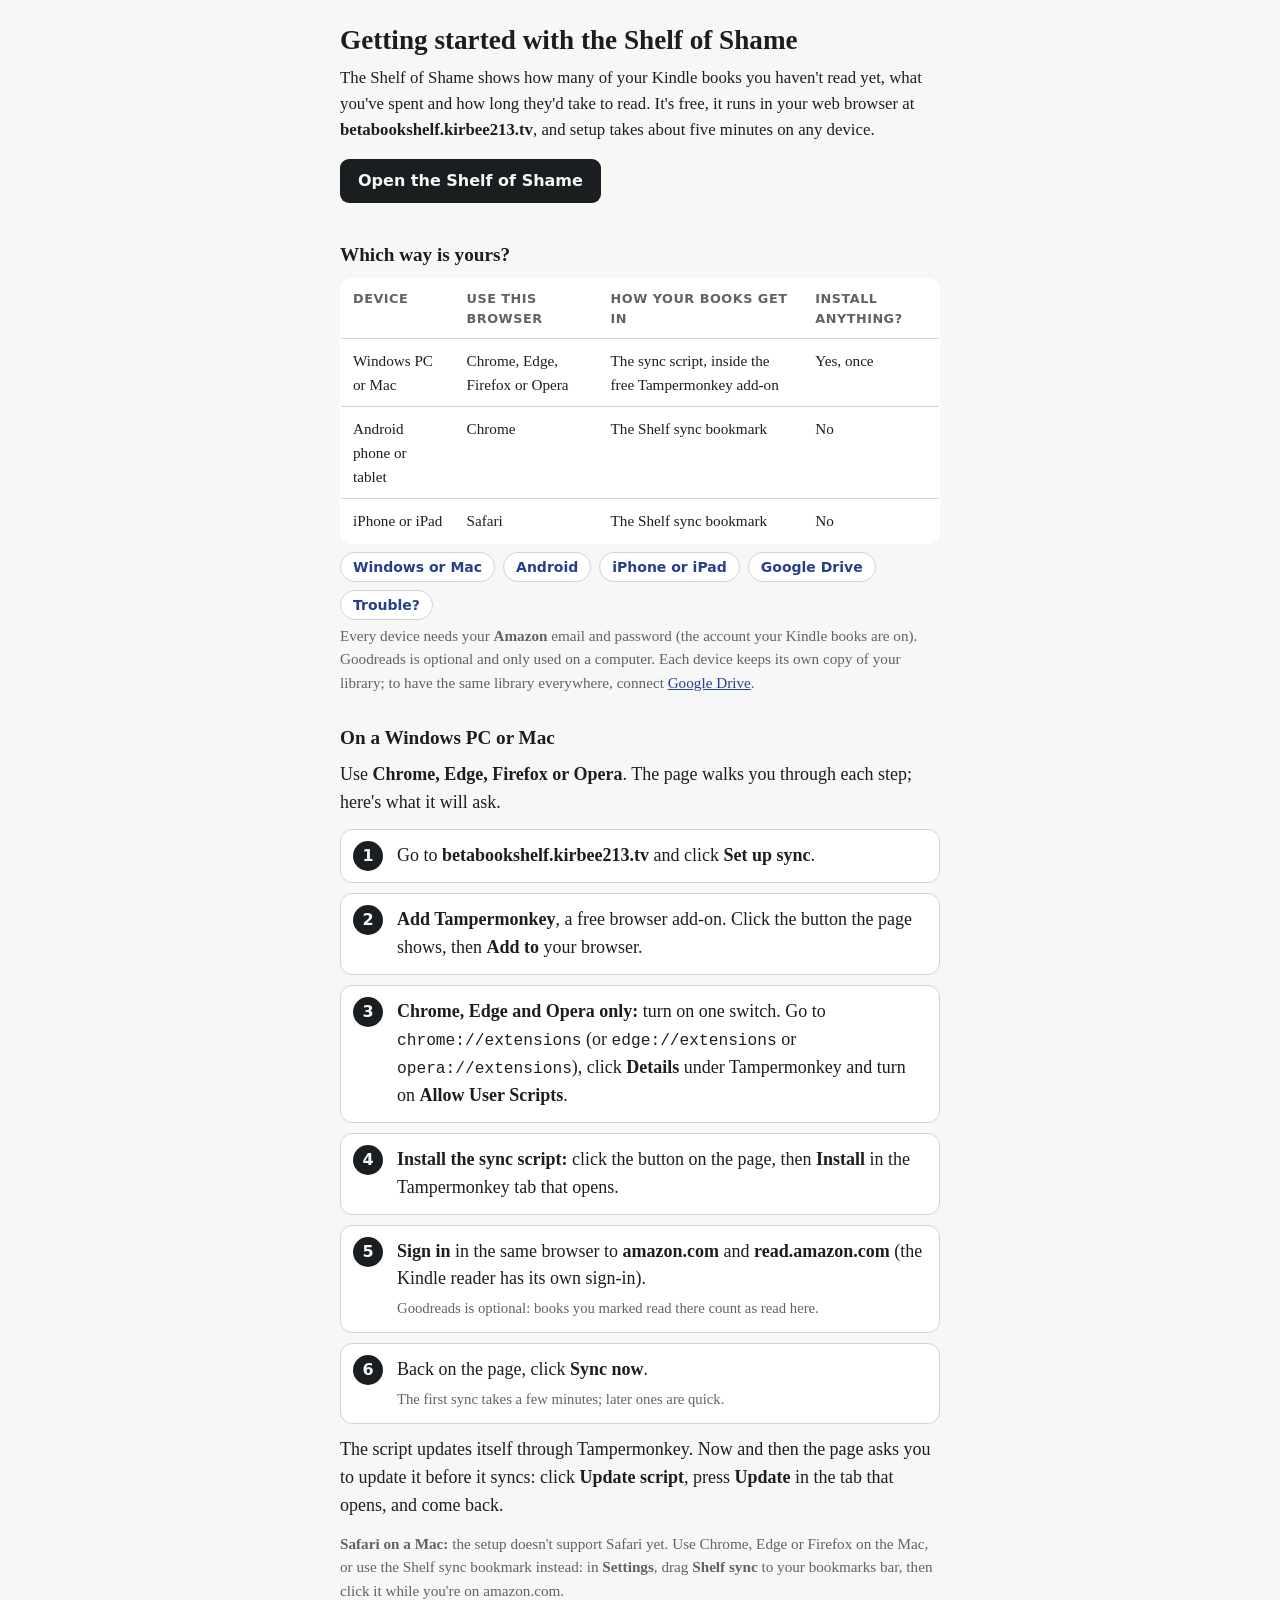
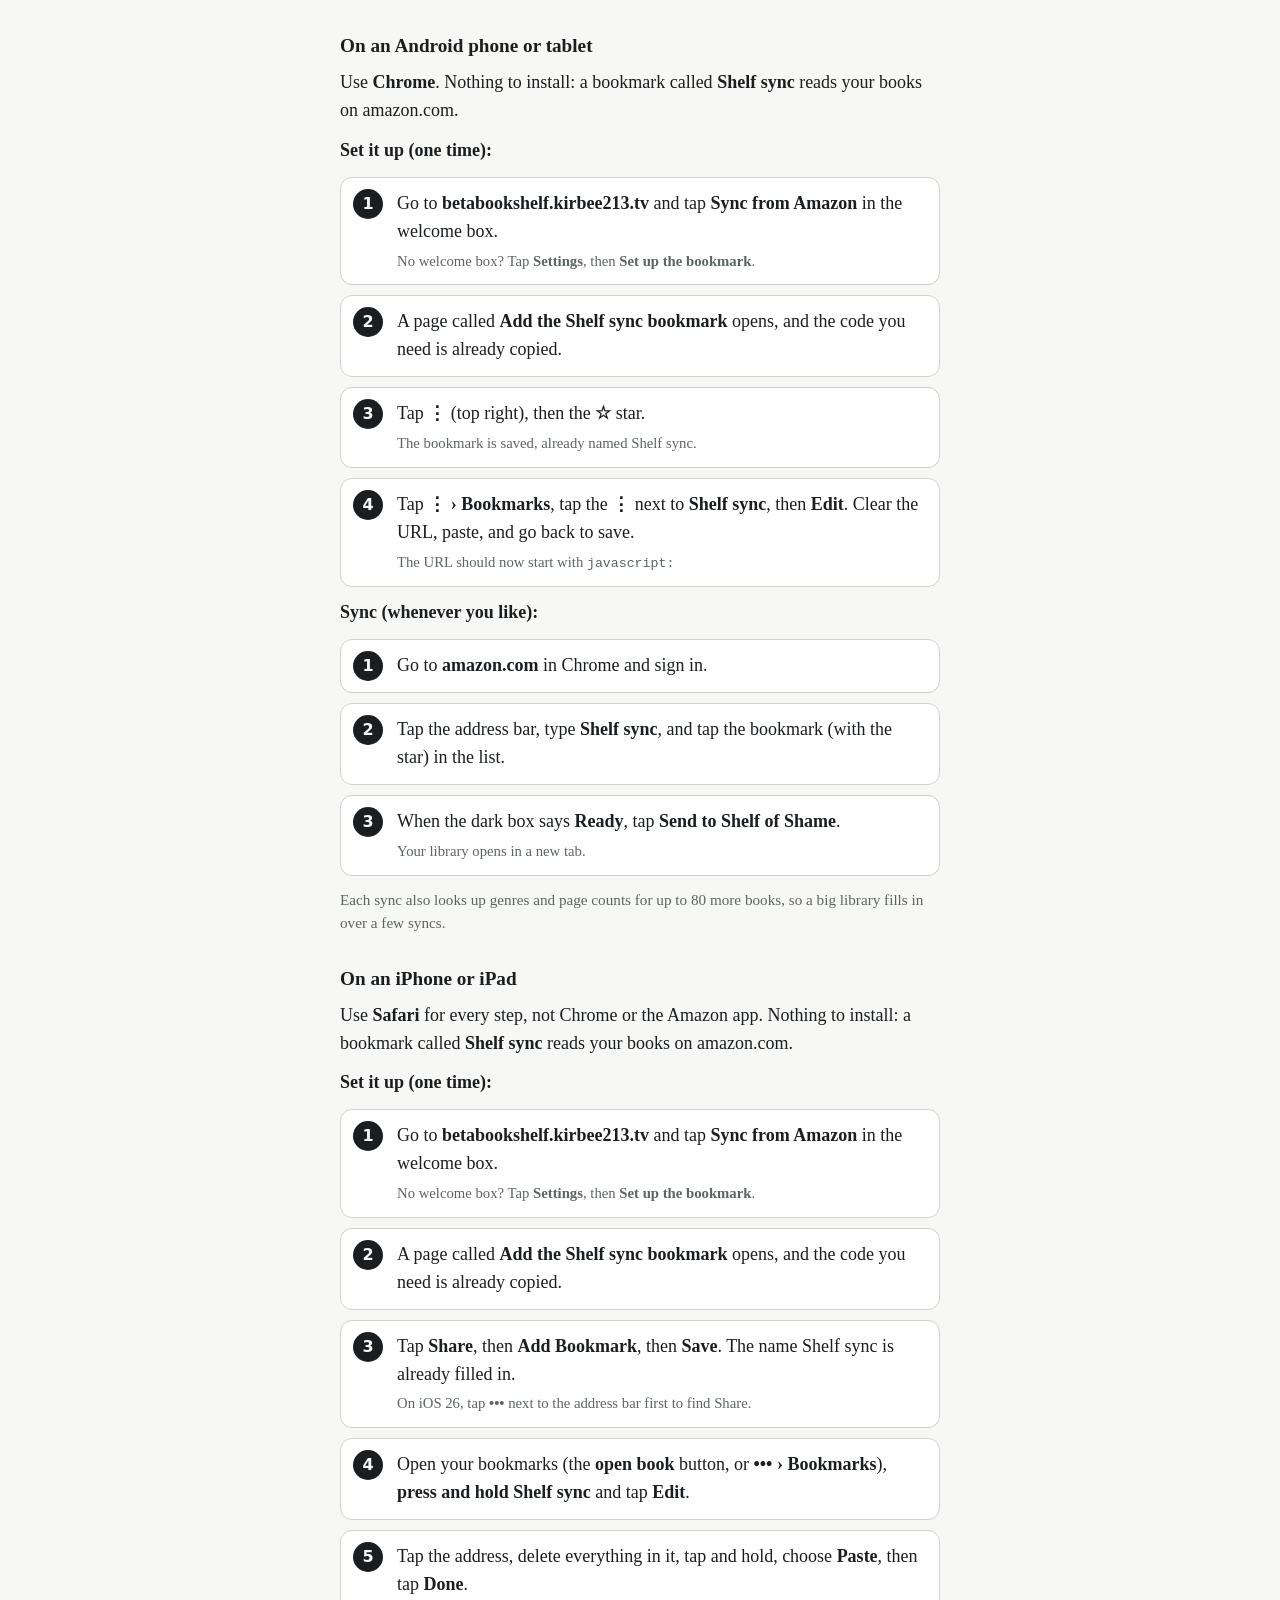
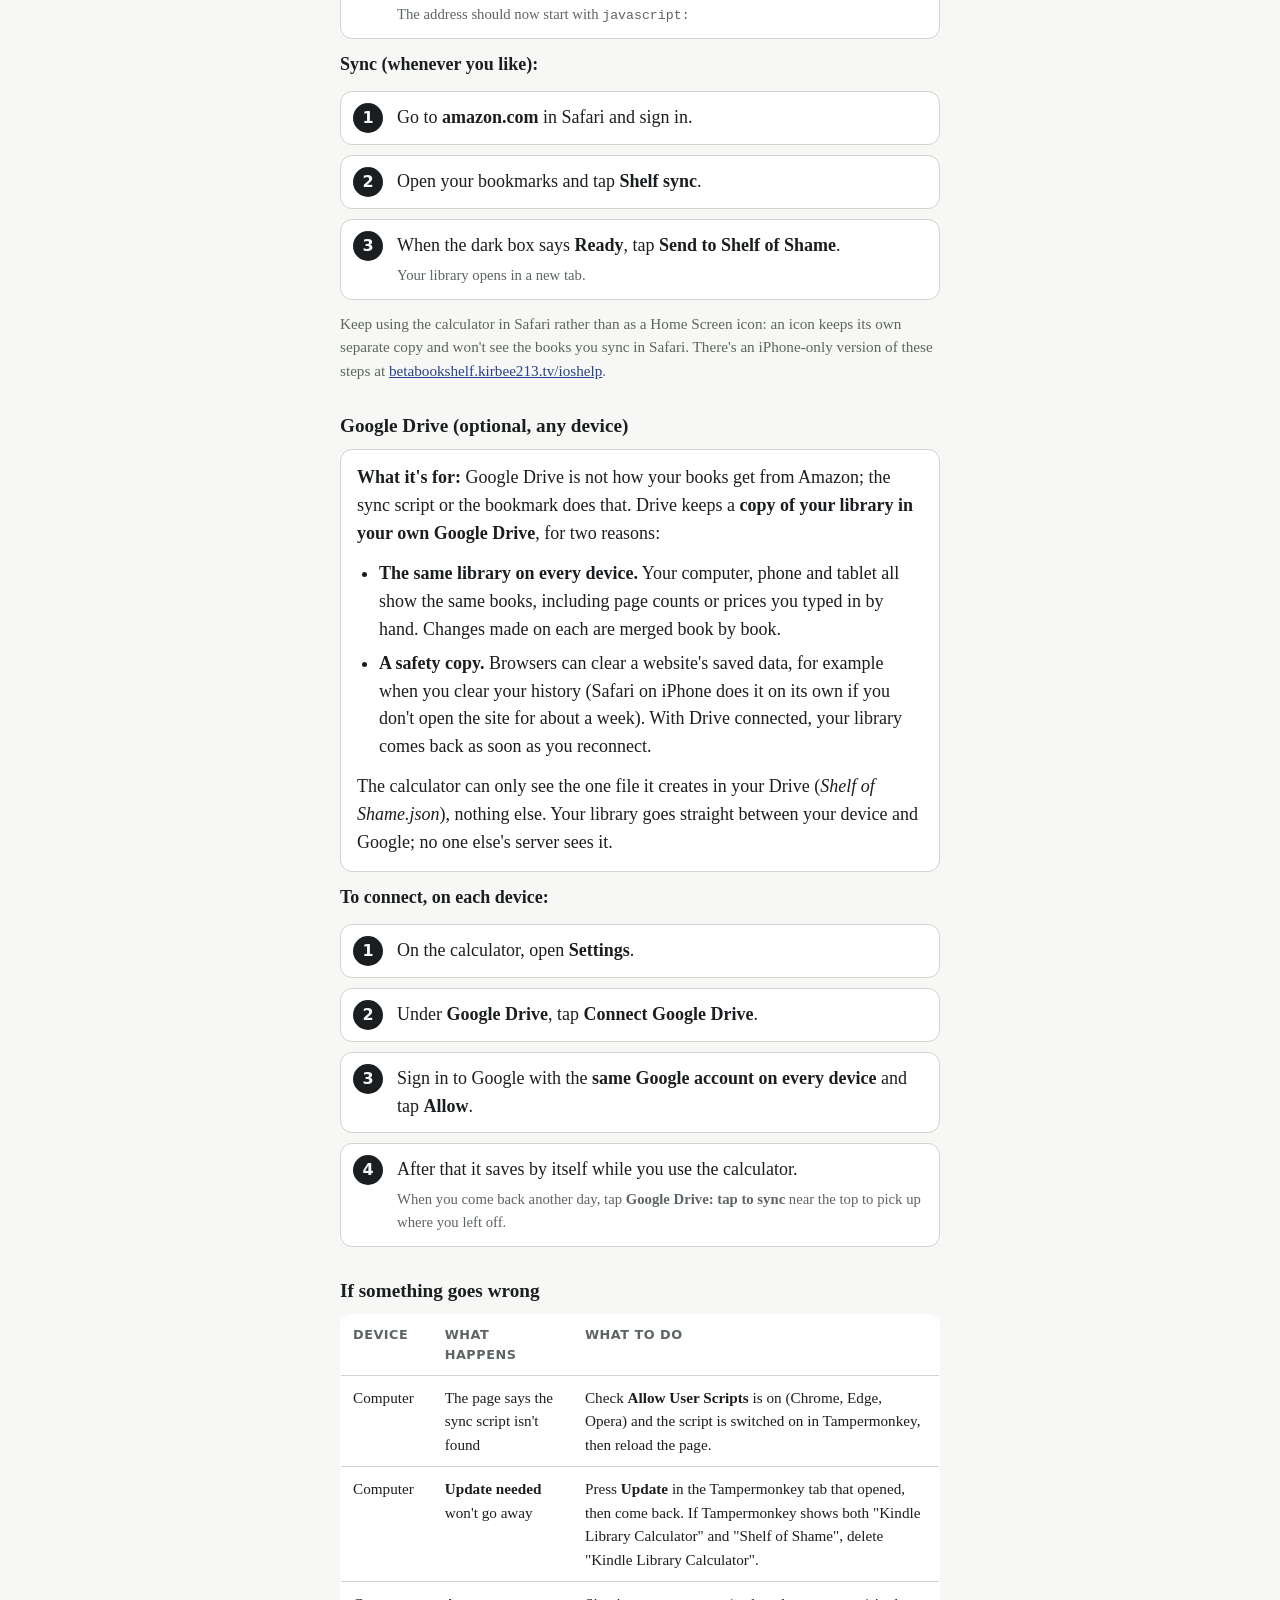
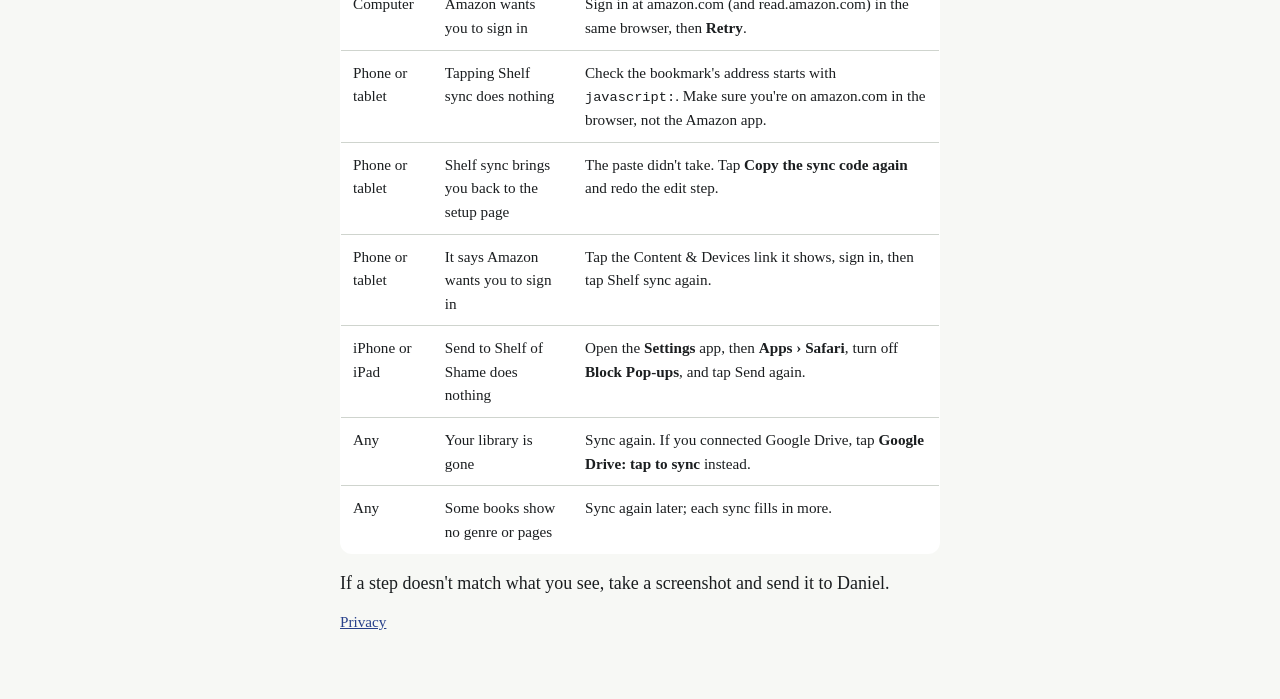
<file: help/index.html>
<!doctype html>
<html lang="en">
<head>
<meta charset="utf-8">
<meta http-equiv="Content-Security-Policy" content="default-src 'self'; script-src 'self' https://accounts.google.com/gsi/client; style-src 'self' 'unsafe-inline' https://fonts.googleapis.com https://accounts.google.com/gsi/style; font-src https://fonts.gstatic.com; img-src 'self' data: blob:; connect-src 'self' https://openlibrary.org https://www.googleapis.com https://oauth2.googleapis.com https://accounts.google.com; frame-src https://accounts.google.com; object-src 'none'; base-uri 'self'; form-action 'self'">
<meta name="viewport" content="width=device-width,initial-scale=1">
<title>Getting started with the Shelf of Shame</title>
<link rel="icon" type="image/png" href="/icon-tag.png">
<link rel="apple-touch-icon" href="/icon-tag-180.png">
<meta name="description" content="Set up the Shelf of Shame on a Windows PC, Mac, Android phone, iPhone or iPad in about five minutes.">
<meta property="og:title" content="Getting started with the Shelf of Shame">
<meta property="og:description" content="Set up the Shelf of Shame on a Windows PC, Mac, Android phone, iPhone or iPad in about five minutes.">
<meta property="og:image" content="https://betabookshelf.kirbee213.tv/og.png">
<meta property="og:url" content="https://betabookshelf.kirbee213.tv/help">
<meta name="twitter:card" content="summary_large_image">
<style>
:root{--bg:#f7f8f5;--paper:#ffffff;--ink:#1b1e20;--muted:#5d6560;--rule:#cfd4ce;--accent:#27408b;--btn:#1b1e20;--btnink:#f7f8f5}
@media (prefers-color-scheme:dark){:root{--bg:#121517;--paper:#1a1e21;--ink:#e7e8e3;--muted:#9aa29c;--rule:#2d3336;--accent:#9fb0ff;--btn:#e7e8e3;--btnink:#121517}}
*{box-sizing:border-box}
body{margin:0;background:var(--bg);color:var(--ink);font:18px/1.55 Georgia,"Times New Roman",serif;padding:24px 16px 56px}
main{max-width:600px;margin:0 auto}
h1{font-size:1.7rem;line-height:1.2;margin:0 0 8px}
h2{font-size:1.2rem;line-height:1.3;margin:32px 0 10px}
p{margin:0 0 12px}
.lead{font-size:1.05rem}
.muted{color:var(--muted);font-size:.95rem}
ul{padding-left:22px;margin:0 0 12px}li{margin:0 0 6px}
ol.steps{list-style:none;counter-reset:s;padding:0;margin:0 0 12px}
ol.steps>li{counter-increment:s;position:relative;background:var(--paper);border:1px solid var(--rule);border-radius:12px;padding:12px 14px 12px 56px;margin:0 0 10px}
ol.steps>li::before{content:counter(s);position:absolute;left:12px;top:11px;width:30px;height:30px;border-radius:50%;background:var(--btn);color:var(--btnink);font:700 16px/30px system-ui,sans-serif;text-align:center}
ol.steps>li p{margin:0}ol.steps>li p+p{margin-top:4px;font-size:.92rem;color:var(--muted)}
.box{background:var(--paper);border:1px solid var(--rule);border-radius:12px;padding:14px 16px;margin:0 0 12px}
.go{display:inline-block;background:var(--btn);color:var(--btnink);font:700 16px/1 system-ui,sans-serif;padding:14px 18px;border-radius:9px;text-decoration:none;margin:4px 0 8px}
a{color:var(--accent)}
code{font-size:.9em}
table{width:100%;border-collapse:collapse;font-size:.95rem;background:var(--paper);border:1px solid var(--rule);border-radius:12px;overflow:hidden}
th,td{text-align:left;vertical-align:top;padding:10px 12px;border-bottom:1px solid var(--rule)}
th{font-family:system-ui,sans-serif;font-size:.8rem;text-transform:uppercase;letter-spacing:.04em;color:var(--muted)}
tr:last-child td{border-bottom:0}
@media (max-width:480px){table,thead,tbody,tr,th,td{display:block}thead{display:none}tr{border-bottom:1px solid var(--rule);padding:6px 0}tr:last-child{border-bottom:0}td{border:0;padding:4px 12px}td:first-child{font-weight:700}}
nav.jump{display:flex;flex-wrap:wrap;gap:8px;margin:8px 0 4px}nav.jump a{background:var(--paper);border:1px solid var(--rule);border-radius:999px;padding:6px 12px;text-decoration:none;font:600 14px system-ui,sans-serif}
</style>
</head>
<body>
<main>
<h1>Getting started with the Shelf of Shame</h1>
<p class="lead">The Shelf of Shame shows how many of your Kindle books you haven't read yet, what you've spent and how long they'd take to read. It's free, it runs in your web browser at <b>betabookshelf.kirbee213.tv</b>, and setup takes about five minutes on any device.</p>
<a class="go" href="/">Open the Shelf of Shame</a>

<h2>Which way is yours?</h2>
<table>
<thead><tr><th>Device</th><th>Use this browser</th><th>How your books get in</th><th>Install anything?</th></tr></thead>
<tbody>
<tr><td>Windows PC or Mac</td><td>Chrome, Edge, Firefox or Opera</td><td>The sync script, inside the free Tampermonkey add-on</td><td>Yes, once</td></tr>
<tr><td>Android phone or tablet</td><td>Chrome</td><td>The Shelf sync bookmark</td><td>No</td></tr>
<tr><td>iPhone or iPad</td><td>Safari</td><td>The Shelf sync bookmark</td><td>No</td></tr>
</tbody>
</table>
<nav class="jump"><a href="#computer">Windows or Mac</a><a href="#android">Android</a><a href="#ios">iPhone or iPad</a><a href="#drive">Google Drive</a><a href="#trouble">Trouble?</a></nav>
<p class="muted">Every device needs your <b>Amazon</b> email and password (the account your Kindle books are on). Goodreads is optional and only used on a computer. Each device keeps its own copy of your library; to have the same library everywhere, connect <a href="#drive">Google Drive</a>.</p>

<h2 id="computer">On a Windows PC or Mac</h2>
<p>Use <b>Chrome, Edge, Firefox or Opera</b>. The page walks you through each step; here's what it will ask.</p>
<ol class="steps">
<li><p>Go to <b>betabookshelf.kirbee213.tv</b> and click <b>Set up sync</b>.</p></li>
<li><p><b>Add Tampermonkey</b>, a free browser add-on. Click the button the page shows, then <b>Add to</b> your browser.</p></li>
<li><p><b>Chrome, Edge and Opera only:</b> turn on one switch. Go to <code>chrome://extensions</code> (or <code>edge://extensions</code> or <code>opera://extensions</code>), click <b>Details</b> under Tampermonkey and turn on <b>Allow User Scripts</b>.</p></li>
<li><p><b>Install the sync script:</b> click the button on the page, then <b>Install</b> in the Tampermonkey tab that opens.</p></li>
<li><p><b>Sign in</b> in the same browser to <b>amazon.com</b> and <b>read.amazon.com</b> (the Kindle reader has its own sign-in).</p><p>Goodreads is optional: books you marked read there count as read here.</p></li>
<li><p>Back on the page, click <b>Sync now</b>.</p><p>The first sync takes a few minutes; later ones are quick.</p></li>
</ol>
<p>The script updates itself through Tampermonkey. Now and then the page asks you to update it before it syncs: click <b>Update script</b>, press <b>Update</b> in the tab that opens, and come back.</p>
<p class="muted"><b>Safari on a Mac:</b> the setup doesn't support Safari yet. Use Chrome, Edge or Firefox on the Mac, or use the Shelf sync bookmark instead: in <b>Settings</b>, drag <b>Shelf sync</b> to your bookmarks bar, then click it while you're on amazon.com.</p>

<h2 id="android">On an Android phone or tablet</h2>
<p>Use <b>Chrome</b>. Nothing to install: a bookmark called <b>Shelf sync</b> reads your books on amazon.com.</p>
<p><b>Set it up (one time):</b></p>
<ol class="steps">
<li><p>Go to <b>betabookshelf.kirbee213.tv</b> and tap <b>Sync from Amazon</b> in the welcome box.</p><p>No welcome box? Tap <b>Settings</b>, then <b>Set up the bookmark</b>.</p></li>
<li><p>A page called <b>Add the Shelf sync bookmark</b> opens, and the code you need is already copied.</p></li>
<li><p>Tap <b>⋮</b> (top right), then the <b>☆</b> star.</p><p>The bookmark is saved, already named Shelf sync.</p></li>
<li><p>Tap <b>⋮ › Bookmarks</b>, tap the <b>⋮</b> next to <b>Shelf sync</b>, then <b>Edit</b>. Clear the URL, paste, and go back to save.</p><p>The URL should now start with <code>javascript:</code></p></li>
</ol>
<p><b>Sync (whenever you like):</b></p>
<ol class="steps">
<li><p>Go to <b>amazon.com</b> in Chrome and sign in.</p></li>
<li><p>Tap the address bar, type <b>Shelf sync</b>, and tap the bookmark (with the star) in the list.</p></li>
<li><p>When the dark box says <b>Ready</b>, tap <b>Send to Shelf of Shame</b>.</p><p>Your library opens in a new tab.</p></li>
</ol>
<p class="muted">Each sync also looks up genres and page counts for up to 80 more books, so a big library fills in over a few syncs.</p>

<h2 id="ios">On an iPhone or iPad</h2>
<p>Use <b>Safari</b> for every step, not Chrome or the Amazon app. Nothing to install: a bookmark called <b>Shelf sync</b> reads your books on amazon.com.</p>
<p><b>Set it up (one time):</b></p>
<ol class="steps">
<li><p>Go to <b>betabookshelf.kirbee213.tv</b> and tap <b>Sync from Amazon</b> in the welcome box.</p><p>No welcome box? Tap <b>Settings</b>, then <b>Set up the bookmark</b>.</p></li>
<li><p>A page called <b>Add the Shelf sync bookmark</b> opens, and the code you need is already copied.</p></li>
<li><p>Tap <b>Share</b>, then <b>Add Bookmark</b>, then <b>Save</b>. The name Shelf sync is already filled in.</p><p>On iOS 26, tap <b>•••</b> next to the address bar first to find Share.</p></li>
<li><p>Open your bookmarks (the <b>open book</b> button, or <b>••• › Bookmarks</b>), <b>press and hold Shelf sync</b> and tap <b>Edit</b>.</p></li>
<li><p>Tap the address, delete everything in it, tap and hold, choose <b>Paste</b>, then tap <b>Done</b>.</p><p>The address should now start with <code>javascript:</code></p></li>
</ol>
<p><b>Sync (whenever you like):</b></p>
<ol class="steps">
<li><p>Go to <b>amazon.com</b> in Safari and sign in.</p></li>
<li><p>Open your bookmarks and tap <b>Shelf sync</b>.</p></li>
<li><p>When the dark box says <b>Ready</b>, tap <b>Send to Shelf of Shame</b>.</p><p>Your library opens in a new tab.</p></li>
</ol>
<p class="muted">Keep using the calculator in Safari rather than as a Home Screen icon: an icon keeps its own separate copy and won't see the books you sync in Safari. There's an iPhone-only version of these steps at <a href="/ioshelp">betabookshelf.kirbee213.tv/ioshelp</a>.</p>

<h2 id="drive">Google Drive (optional, any device)</h2>
<div class="box">
<p><b>What it's for:</b> Google Drive is not how your books get from Amazon; the sync script or the bookmark does that. Drive keeps a <b>copy of your library in your own Google Drive</b>, for two reasons:</p>
<ul>
<li><b>The same library on every device.</b> Your computer, phone and tablet all show the same books, including page counts or prices you typed in by hand. Changes made on each are merged book by book.</li>
<li><b>A safety copy.</b> Browsers can clear a website's saved data, for example when you clear your history (Safari on iPhone does it on its own if you don't open the site for about a week). With Drive connected, your library comes back as soon as you reconnect.</li>
</ul>
<p style="margin:0">The calculator can only see the one file it creates in your Drive (<i>Shelf of Shame.json</i>), nothing else. Your library goes straight between your device and Google; no one else's server sees it.</p>
</div>
<p><b>To connect, on each device:</b></p>
<ol class="steps">
<li><p>On the calculator, open <b>Settings</b>.</p></li>
<li><p>Under <b>Google Drive</b>, tap <b>Connect Google Drive</b>.</p></li>
<li><p>Sign in to Google with the <b>same Google account on every device</b> and tap <b>Allow</b>.</p></li>
<li><p>After that it saves by itself while you use the calculator.</p><p>When you come back another day, tap <b>Google Drive: tap to sync</b> near the top to pick up where you left off.</p></li>
</ol>

<h2 id="trouble">If something goes wrong</h2>
<table>
<thead><tr><th>Device</th><th>What happens</th><th>What to do</th></tr></thead>
<tbody>
<tr><td>Computer</td><td>The page says the sync script isn't found</td><td>Check <b>Allow User Scripts</b> is on (Chrome, Edge, Opera) and the script is switched on in Tampermonkey, then reload the page.</td></tr>
<tr><td>Computer</td><td><b>Update needed</b> won't go away</td><td>Press <b>Update</b> in the Tampermonkey tab that opened, then come back. If Tampermonkey shows both "Kindle Library Calculator" and "Shelf of Shame", delete "Kindle Library Calculator".</td></tr>
<tr><td>Computer</td><td>Amazon wants you to sign in</td><td>Sign in at amazon.com (and read.amazon.com) in the same browser, then <b>Retry</b>.</td></tr>
<tr><td>Phone or tablet</td><td>Tapping Shelf sync does nothing</td><td>Check the bookmark's address starts with <code>javascript:</code>. Make sure you're on amazon.com in the browser, not the Amazon app.</td></tr>
<tr><td>Phone or tablet</td><td>Shelf sync brings you back to the setup page</td><td>The paste didn't take. Tap <b>Copy the sync code again</b> and redo the edit step.</td></tr>
<tr><td>Phone or tablet</td><td>It says Amazon wants you to sign in</td><td>Tap the Content &amp; Devices link it shows, sign in, then tap Shelf sync again.</td></tr>
<tr><td>iPhone or iPad</td><td>Send to Shelf of Shame does nothing</td><td>Open the <b>Settings</b> app, then <b>Apps › Safari</b>, turn off <b>Block Pop-ups</b>, and tap Send again.</td></tr>
<tr><td>Any</td><td>Your library is gone</td><td>Sync again. If you connected Google Drive, tap <b>Google Drive: tap to sync</b> instead.</td></tr>
<tr><td>Any</td><td>Some books show no genre or pages</td><td>Sync again later; each sync fills in more.</td></tr>
</tbody>
</table>
<p style="margin-top:16px">If a step doesn't match what you see, take a screenshot and send it to Daniel.</p>
<p class="muted"><a href="/privacy.html">Privacy</a></p>
</main>
</body>
</html>
</file>
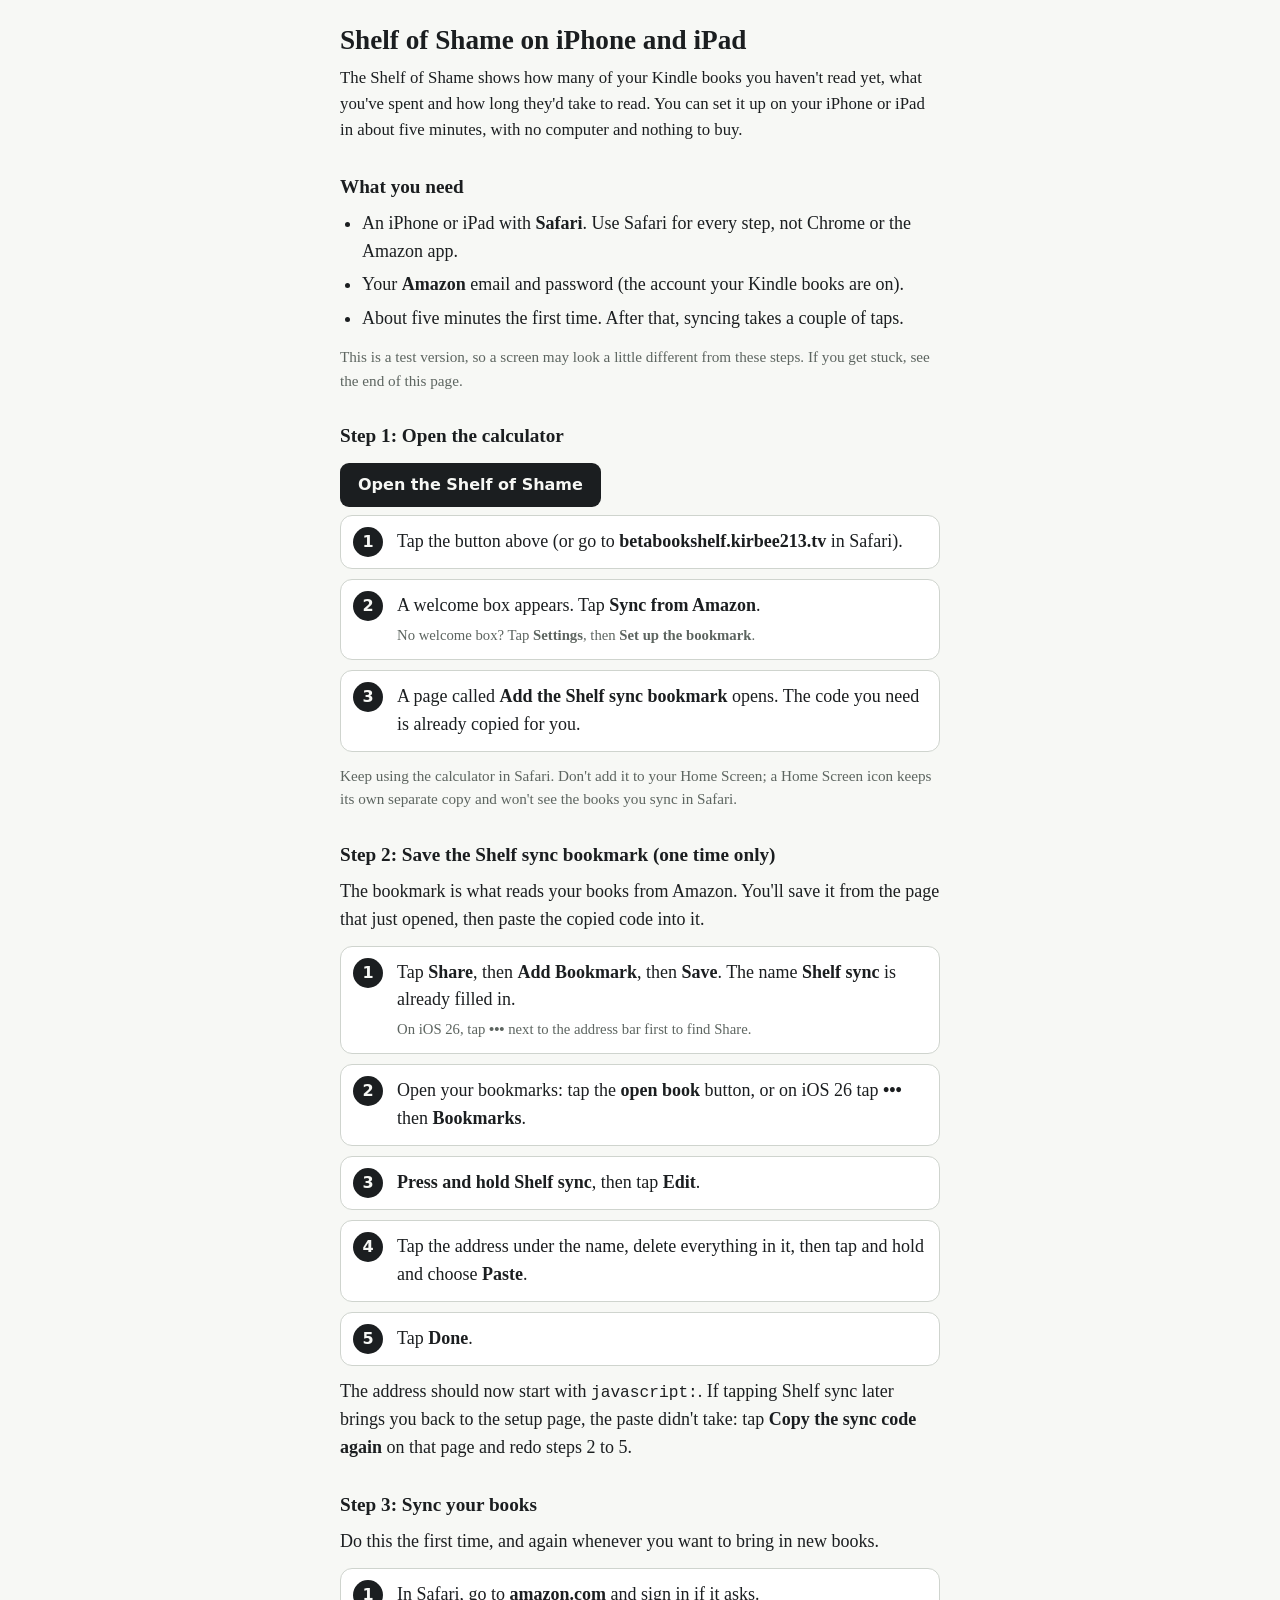
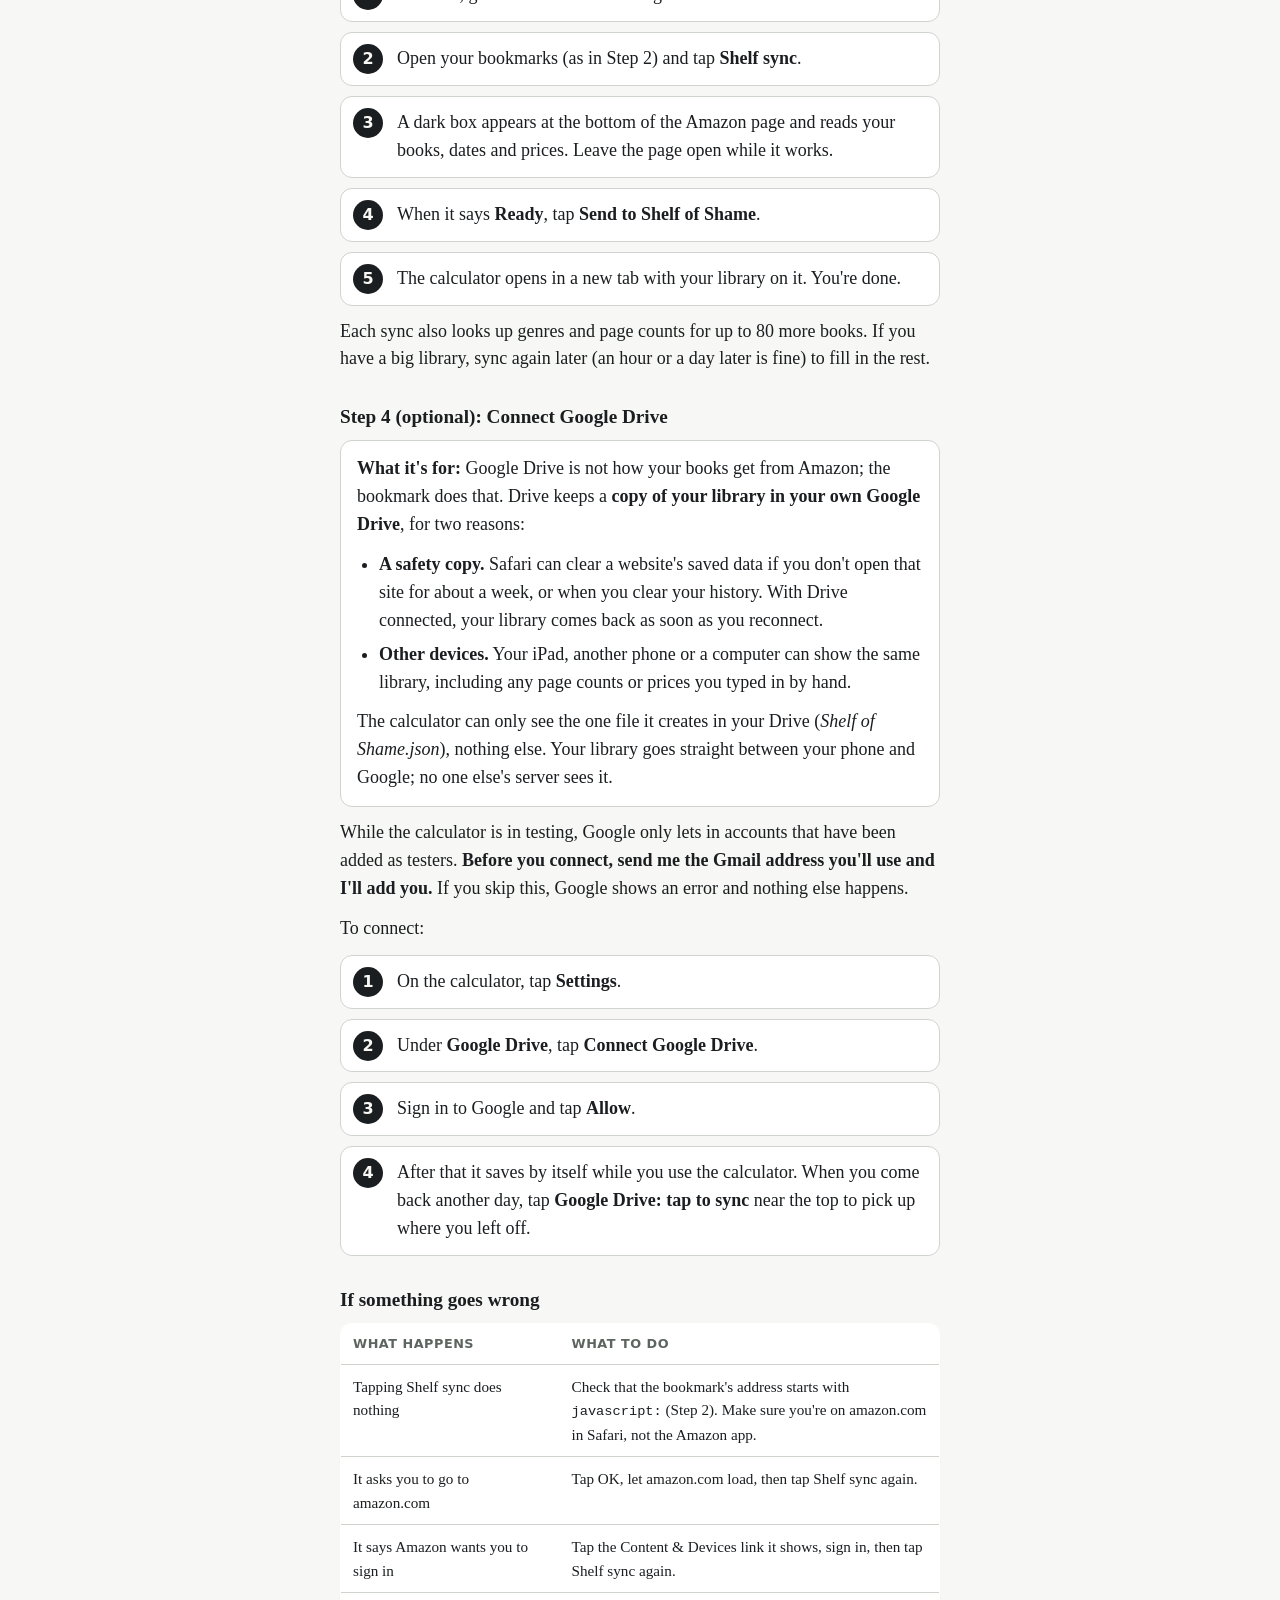
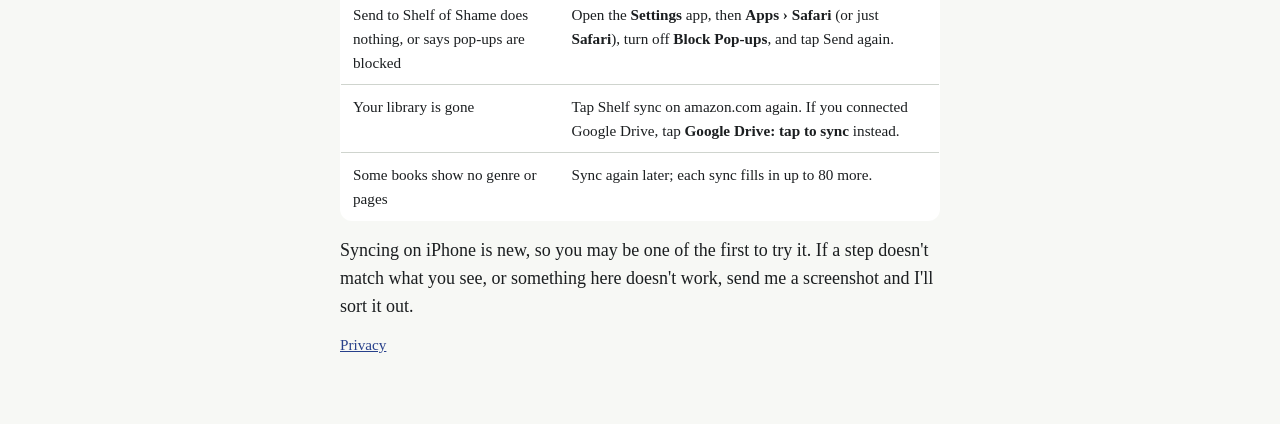
<file: ioshelp/index.html>
<!doctype html>
<html lang="en">
<head>
<meta charset="utf-8">
<meta http-equiv="Content-Security-Policy" content="default-src 'self'; script-src 'self' https://accounts.google.com/gsi/client; style-src 'self' 'unsafe-inline' https://fonts.googleapis.com https://accounts.google.com/gsi/style; font-src https://fonts.gstatic.com; img-src 'self' data: blob:; connect-src 'self' https://openlibrary.org https://www.googleapis.com https://oauth2.googleapis.com https://accounts.google.com; frame-src https://accounts.google.com; object-src 'none'; base-uri 'self'; form-action 'self'">
<meta name="viewport" content="width=device-width,initial-scale=1">
<title>Shelf of Shame on iPhone and iPad</title>
<link rel="icon" type="image/png" href="/icon-tag.png">
<link rel="apple-touch-icon" href="/icon-tag-180.png">
<meta name="description" content="Set up the Shelf of Shame on an iPhone or iPad in about five minutes, with no computer.">
<meta property="og:title" content="Shelf of Shame on iPhone and iPad">
<meta property="og:description" content="Set up the Shelf of Shame on an iPhone or iPad in about five minutes, with no computer.">
<meta property="og:image" content="https://betabookshelf.kirbee213.tv/og.png">
<meta property="og:url" content="https://betabookshelf.kirbee213.tv/ioshelp">
<meta name="twitter:card" content="summary_large_image">
<style>
:root{--bg:#f7f8f5;--paper:#ffffff;--ink:#1b1e20;--muted:#5d6560;--rule:#cfd4ce;--accent:#27408b;--btn:#1b1e20;--btnink:#f7f8f5}
@media (prefers-color-scheme:dark){:root{--bg:#121517;--paper:#1a1e21;--ink:#e7e8e3;--muted:#9aa29c;--rule:#2d3336;--accent:#9fb0ff;--btn:#e7e8e3;--btnink:#121517}}
*{box-sizing:border-box}
body{margin:0;background:var(--bg);color:var(--ink);font:18px/1.55 Georgia,"Times New Roman",serif;padding:24px 16px 56px}
main{max-width:600px;margin:0 auto}
h1{font-size:1.7rem;line-height:1.2;margin:0 0 8px}
h2{font-size:1.2rem;line-height:1.3;margin:32px 0 10px}
p{margin:0 0 12px}
.lead{font-size:1.05rem}
.muted{color:var(--muted);font-size:.95rem}
ul{padding-left:22px;margin:0 0 12px}li{margin:0 0 6px}
ol.steps{list-style:none;counter-reset:s;padding:0;margin:0 0 12px}
ol.steps>li{counter-increment:s;position:relative;background:var(--paper);border:1px solid var(--rule);border-radius:12px;padding:12px 14px 12px 56px;margin:0 0 10px}
ol.steps>li::before{content:counter(s);position:absolute;left:12px;top:11px;width:30px;height:30px;border-radius:50%;background:var(--btn);color:var(--btnink);font:700 16px/30px system-ui,sans-serif;text-align:center}
ol.steps>li p{margin:0}ol.steps>li p+p{margin-top:4px;font-size:.92rem;color:var(--muted)}
.box{background:var(--paper);border:1px solid var(--rule);border-radius:12px;padding:14px 16px;margin:0 0 12px}
.go{display:inline-block;background:var(--btn);color:var(--btnink);font:700 16px/1 system-ui,sans-serif;padding:14px 18px;border-radius:9px;text-decoration:none;margin:4px 0 8px}
a{color:var(--accent)}
code{font-size:.9em}
table{width:100%;border-collapse:collapse;font-size:.95rem;background:var(--paper);border:1px solid var(--rule);border-radius:12px;overflow:hidden}
th,td{text-align:left;vertical-align:top;padding:10px 12px;border-bottom:1px solid var(--rule)}
th{font-family:system-ui,sans-serif;font-size:.8rem;text-transform:uppercase;letter-spacing:.04em;color:var(--muted)}
tr:last-child td{border-bottom:0}
@media (max-width:480px){table,thead,tbody,tr,th,td{display:block}thead{display:none}tr{border-bottom:1px solid var(--rule);padding:6px 0}tr:last-child{border-bottom:0}td{border:0;padding:4px 12px}td:first-child{font-weight:700}}
</style>
</head>
<body>
<main>
<h1>Shelf of Shame on iPhone and iPad</h1>
<p class="lead">The Shelf of Shame shows how many of your Kindle books you haven't read yet, what you've spent and how long they'd take to read. You can set it up on your iPhone or iPad in about five minutes, with no computer and nothing to buy.</p>

<h2>What you need</h2>
<ul>
<li>An iPhone or iPad with <b>Safari</b>. Use Safari for every step, not Chrome or the Amazon app.</li>
<li>Your <b>Amazon</b> email and password (the account your Kindle books are on).</li>
<li>About five minutes the first time. After that, syncing takes a couple of taps.</li>
</ul>
<p class="muted">This is a test version, so a screen may look a little different from these steps. If you get stuck, see the end of this page.</p>

<h2>Step 1: Open the calculator</h2>
<a class="go" href="/">Open the Shelf of Shame</a>
<ol class="steps">
<li><p>Tap the button above (or go to <b>betabookshelf.kirbee213.tv</b> in Safari).</p></li>
<li><p>A welcome box appears. Tap <b>Sync from Amazon</b>.</p><p>No welcome box? Tap <b>Settings</b>, then <b>Set up the bookmark</b>.</p></li>
<li><p>A page called <b>Add the Shelf sync bookmark</b> opens. The code you need is already copied for you.</p></li>
</ol>
<p class="muted">Keep using the calculator in Safari. Don't add it to your Home Screen; a Home Screen icon keeps its own separate copy and won't see the books you sync in Safari.</p>

<h2>Step 2: Save the Shelf sync bookmark (one time only)</h2>
<p>The bookmark is what reads your books from Amazon. You'll save it from the page that just opened, then paste the copied code into it.</p>
<ol class="steps">
<li><p>Tap <b>Share</b>, then <b>Add Bookmark</b>, then <b>Save</b>. The name <b>Shelf sync</b> is already filled in.</p><p>On iOS 26, tap <b>•••</b> next to the address bar first to find Share.</p></li>
<li><p>Open your bookmarks: tap the <b>open book</b> button, or on iOS 26 tap <b>•••</b> then <b>Bookmarks</b>.</p></li>
<li><p><b>Press and hold Shelf sync</b>, then tap <b>Edit</b>.</p></li>
<li><p>Tap the address under the name, delete everything in it, then tap and hold and choose <b>Paste</b>.</p></li>
<li><p>Tap <b>Done</b>.</p></li>
</ol>
<p>The address should now start with <code>javascript:</code>. If tapping Shelf sync later brings you back to the setup page, the paste didn't take: tap <b>Copy the sync code again</b> on that page and redo steps 2 to 5.</p>

<h2>Step 3: Sync your books</h2>
<p>Do this the first time, and again whenever you want to bring in new books.</p>
<ol class="steps">
<li><p>In Safari, go to <b>amazon.com</b> and sign in if it asks.</p></li>
<li><p>Open your bookmarks (as in Step 2) and tap <b>Shelf sync</b>.</p></li>
<li><p>A dark box appears at the bottom of the Amazon page and reads your books, dates and prices. Leave the page open while it works.</p></li>
<li><p>When it says <b>Ready</b>, tap <b>Send to Shelf of Shame</b>.</p></li>
<li><p>The calculator opens in a new tab with your library on it. You're done.</p></li>
</ol>
<p>Each sync also looks up genres and page counts for up to 80 more books. If you have a big library, sync again later (an hour or a day later is fine) to fill in the rest.</p>

<h2>Step 4 (optional): Connect Google Drive</h2>
<div class="box">
<p><b>What it's for:</b> Google Drive is not how your books get from Amazon; the bookmark does that. Drive keeps a <b>copy of your library in your own Google Drive</b>, for two reasons:</p>
<ul>
<li><b>A safety copy.</b> Safari can clear a website's saved data if you don't open that site for about a week, or when you clear your history. With Drive connected, your library comes back as soon as you reconnect.</li>
<li><b>Other devices.</b> Your iPad, another phone or a computer can show the same library, including any page counts or prices you typed in by hand.</li>
</ul>
<p style="margin:0">The calculator can only see the one file it creates in your Drive (<i>Shelf of Shame.json</i>), nothing else. Your library goes straight between your phone and Google; no one else's server sees it.</p>
</div>
<p>While the calculator is in testing, Google only lets in accounts that have been added as testers. <b>Before you connect, send me the Gmail address you'll use and I'll add you.</b> If you skip this, Google shows an error and nothing else happens.</p>
<p>To connect:</p>
<ol class="steps">
<li><p>On the calculator, tap <b>Settings</b>.</p></li>
<li><p>Under <b>Google Drive</b>, tap <b>Connect Google Drive</b>.</p></li>
<li><p>Sign in to Google and tap <b>Allow</b>.</p></li>
<li><p>After that it saves by itself while you use the calculator. When you come back another day, tap <b>Google Drive: tap to sync</b> near the top to pick up where you left off.</p></li>
</ol>

<h2>If something goes wrong</h2>
<table>
<thead><tr><th>What happens</th><th>What to do</th></tr></thead>
<tbody>
<tr><td>Tapping Shelf sync does nothing</td><td>Check that the bookmark's address starts with <code>javascript:</code> (Step 2). Make sure you're on amazon.com in Safari, not the Amazon app.</td></tr>
<tr><td>It asks you to go to amazon.com</td><td>Tap OK, let amazon.com load, then tap Shelf sync again.</td></tr>
<tr><td>It says Amazon wants you to sign in</td><td>Tap the Content &amp; Devices link it shows, sign in, then tap Shelf sync again.</td></tr>
<tr><td>Send to Shelf of Shame does nothing, or says pop-ups are blocked</td><td>Open the <b>Settings</b> app, then <b>Apps › Safari</b> (or just <b>Safari</b>), turn off <b>Block Pop-ups</b>, and tap Send again.</td></tr>
<tr><td>Your library is gone</td><td>Tap Shelf sync on amazon.com again. If you connected Google Drive, tap <b>Google Drive: tap to sync</b> instead.</td></tr>
<tr><td>Some books show no genre or pages</td><td>Sync again later; each sync fills in up to 80 more.</td></tr>
</tbody>
</table>
<p style="margin-top:16px">Syncing on iPhone is new, so you may be one of the first to try it. If a step doesn't match what you see, or something here doesn't work, send me a screenshot and I'll sort it out.</p>
<p class="muted"><a href="/privacy.html">Privacy</a></p>
</main>
</body>
</html>
</file>
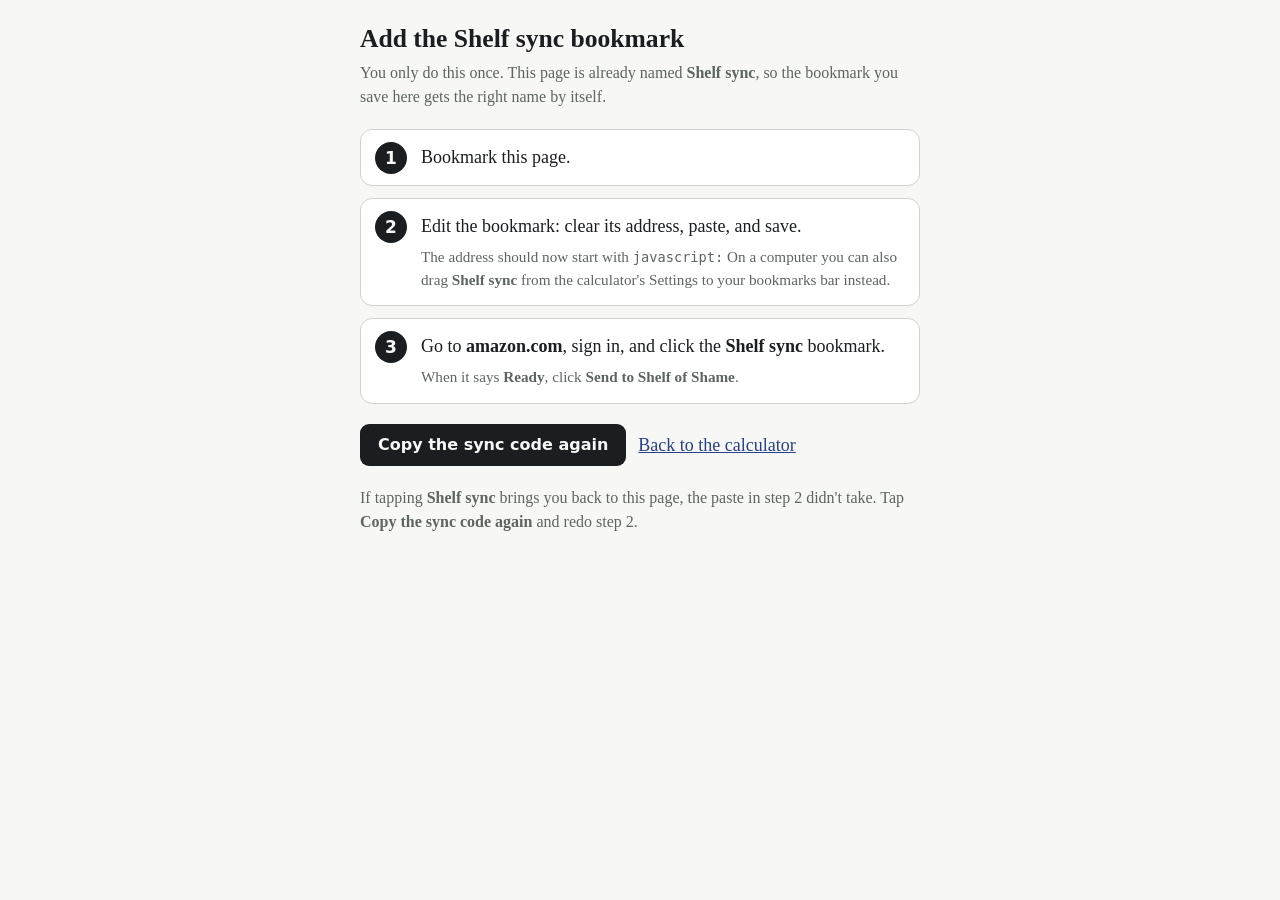
<file: bookmark.html>
<!doctype html>
<html lang="en">
<head>
<meta charset="utf-8">
<meta http-equiv="Content-Security-Policy" content="default-src 'self'; script-src 'self' 'sha256-AW1hJutTsOIUYFsJDytaH0vI+fXQh/AfD88elpwsb0M=' https://accounts.google.com/gsi/client; style-src 'self' 'unsafe-inline' https://fonts.googleapis.com https://accounts.google.com/gsi/style; font-src https://fonts.gstatic.com; img-src 'self' data: blob:; connect-src 'self' https://openlibrary.org https://www.googleapis.com https://oauth2.googleapis.com https://accounts.google.com; frame-src https://accounts.google.com; object-src 'none'; base-uri 'self'; form-action 'self'">
<meta name="viewport" content="width=device-width,initial-scale=1">
<!-- The page title is the bookmark's name: saving a bookmark here names it "Shelf sync" with no typing -->
<title>Shelf sync</title>
<link rel="icon" type="image/png" href="icon-tag.png">
<link rel="apple-touch-icon" href="icon-tag-180.png">
<style>
:root{--bg:#f7f8f5;--paper:#ffffff;--ink:#1b1e20;--muted:#5d6560;--rule:#cfd4ce;--accent:#27408b;--btn:#1b1e20;--btnink:#f7f8f5;--ok:#2f6b3a}
@media (prefers-color-scheme:dark){:root{--bg:#121517;--paper:#1a1e21;--ink:#e7e8e3;--muted:#9aa29c;--rule:#2d3336;--accent:#9fb0ff;--btn:#e7e8e3;--btnink:#121517;--ok:#7fc48a}}
*{box-sizing:border-box}
body{margin:0;background:var(--bg);color:var(--ink);font:18px/1.5 Georgia,"Times New Roman",serif;padding:24px 16px 48px}
main{max-width:560px;margin:0 auto}
h1{font-size:1.6rem;line-height:1.2;margin:0 0 6px}
.lead{color:var(--muted);margin:0 0 20px;font-size:1rem}
.copied{background:var(--paper);border:1px solid var(--rule);border-radius:10px;padding:12px 14px;margin:0 0 20px;font-size:1rem}
.copied b{color:var(--ok)}
ol{list-style:none;counter-reset:s;padding:0;margin:0}
ol>li{counter-increment:s;position:relative;background:var(--paper);border:1px solid var(--rule);border-radius:12px;padding:14px 16px 14px 60px;margin:0 0 12px}
ol>li::before{content:counter(s);position:absolute;left:14px;top:12px;width:32px;height:32px;border-radius:50%;background:var(--btn);color:var(--btnink);font:700 17px/32px system-ui,sans-serif;text-align:center}
ol>li p{margin:0}ol>li p+p{margin-top:6px;font-size:.95rem;color:var(--muted)}
button{all:unset;cursor:pointer;display:inline-block;background:var(--btn);color:var(--btnink);font:700 16px/1 system-ui,sans-serif;padding:13px 18px;border-radius:9px}
.row{display:flex;gap:12px;flex-wrap:wrap;align-items:center;margin:20px 0 0}
a{color:var(--accent)}
code{font-size:.9em}
[hidden]{display:none!important}
</style>
</head>
<body>
<main>
<h1>Add the Shelf sync bookmark</h1>
<p class="lead">You only do this once. This page is already named <b>Shelf sync</b>, so the bookmark you save here gets the right name by itself.</p>
<p class="copied" id="copied"><b>✓ The sync code is copied.</b> You'll paste it in step 2.</p>

<ol id="ios" hidden>
  <li><p>Tap <b>Share</b>, then <b>Add Bookmark</b>, then <b>Save</b>.</p><p>On iOS 26, tap <b>•••</b> next to the address bar first to find Share.</p></li>
  <li><p>Open your bookmarks: tap the <b>open book</b> button (or <b>••• › Bookmarks</b>). <b>Press and hold Shelf sync</b> and tap <b>Edit</b>. Clear the address, paste, and tap <b>Done</b>.</p><p>The address should now start with <code>javascript:</code></p></li>
  <li><p>Go to <b>amazon.com</b> in Safari and sign in. Open your bookmarks and tap <b>Shelf sync</b>.</p><p>When it says <b>Ready</b>, tap <b>Send to Shelf of Shame</b>.</p></li>
</ol>

<ol id="android" hidden>
  <li><p>Tap <b>⋮</b> (top right), then the <b>☆</b> star.</p></li>
  <li><p>Tap <b>⋮ › Bookmarks</b>. Tap the <b>⋮</b> next to <b>Shelf sync</b>, then <b>Edit</b>. Clear the URL, paste, and go back to save.</p><p>The URL should now start with <code>javascript:</code></p></li>
  <li><p>Go to <b>amazon.com</b> and sign in. Tap the address bar, type <b>Shelf sync</b>, and tap the bookmark (with the star) in the list.</p><p>When it says <b>Ready</b>, tap <b>Send to Shelf of Shame</b>.</p></li>
</ol>

<ol id="other" hidden>
  <li><p>Bookmark this page.</p></li>
  <li><p>Edit the bookmark: clear its address, paste, and save.</p><p>The address should now start with <code>javascript:</code> On a computer you can also drag <b>Shelf sync</b> from the calculator's Settings to your bookmarks bar instead.</p></li>
  <li><p>Go to <b>amazon.com</b>, sign in, and click the <b>Shelf sync</b> bookmark.</p><p>When it says <b>Ready</b>, click <b>Send to Shelf of Shame</b>.</p></li>
</ol>

<div class="row"><button type="button" id="again">Copy the sync code again</button><a href="./">Back to the calculator</a></div>
<p class="lead" style="margin-top:20px">If tapping <b>Shelf sync</b> brings you back to this page, the paste in step 2 didn't take. Tap <b>Copy the sync code again</b> and redo step 2.</p>
</main>
<script>
(() => {
  const ua = navigator.userAgent;
  const ios = /iPhone|iPad|iPod/.test(ua) || (/Macintosh/.test(ua) && navigator.maxTouchPoints > 1);
  document.getElementById(ios ? 'ios' : /Android/.test(ua) ? 'android' : 'other').hidden = false;
  // The calculator copies the code before sending people here; #c says it did
  if (location.hash !== '#c') document.getElementById('copied').hidden = true;
  history.replaceState(null, '', location.pathname); // so the saved bookmark is the plain page, not #c
  const SIGN_KEY = 'MFkwEwYHKoZIzj0CAQYIKoZIzj0DAQcDQgAEy1ISS5hsqAzzd9MIDHiLbPEZm3j2D+m31Beqg+ylcGEk6q8Mh6iibJJ5G5dH0GdUVwClChtOexlh5jd7fy9h2g==';
  const code = `javascript:(async()=>{const S='${location.origin}/',K='${SIGN_KEY}',a=u=>Uint8Array.from(atob(u),c=>c.charCodeAt(0)),E=()=>alert('Shelf sync stopped: its code could not be checked as genuine, so nothing was run.');try{const r=await(await fetch(S+'release.json?'+Date.now())).json(),c=crypto.subtle,k=await c.importKey('spki',a(K),{name:'ECDSA',namedCurve:'P-256'},0,['verify']);if(!await c.verify({name:'ECDSA',hash:'SHA-256'},k,a(r.sig),new TextEncoder().encode(r.text)))throw 0;const m=JSON.parse(r.text),s=document.createElement('script');s.src=S+'bm.js?v='+m.version;s.integrity=m.files['bm.js'];s.crossOrigin='anonymous';s.onerror=E;document.body.appendChild(s)}catch(e){E()}})()`;
  const btn = document.getElementById('again');
  btn.onclick = async () => {
    try { await navigator.clipboard.writeText(code); }
    catch { const t = document.createElement('textarea'); t.value = code; document.body.appendChild(t); t.select(); try { document.execCommand('copy'); } catch {} t.remove(); }
    const c = document.getElementById('copied'); c.hidden = false;
    btn.textContent = 'Copied';
    setTimeout(() => { btn.textContent = 'Copy the sync code again'; }, 2000);
  };
})();
</script>
</body>
</html>
</file>
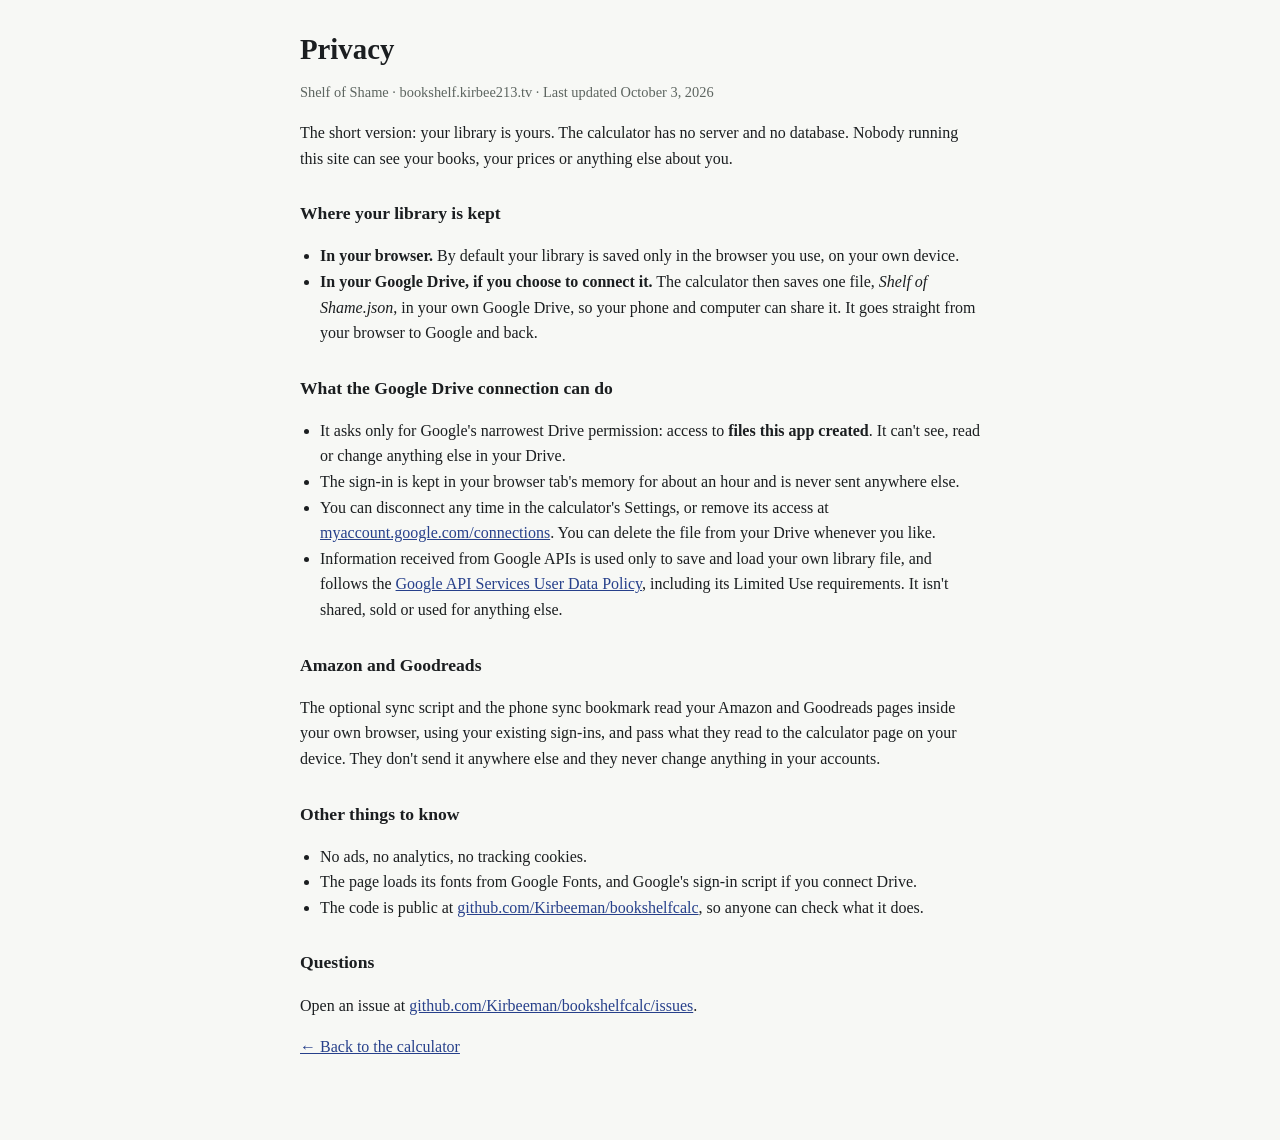
<file: privacy.html>
<!doctype html>
<html lang="en">
<head>
<meta charset="utf-8">
<meta http-equiv="Content-Security-Policy" content="default-src 'self'; script-src 'self' https://accounts.google.com/gsi/client; style-src 'self' 'unsafe-inline' https://fonts.googleapis.com https://accounts.google.com/gsi/style; font-src https://fonts.gstatic.com; img-src 'self' data: blob:; connect-src 'self' https://openlibrary.org https://www.googleapis.com https://oauth2.googleapis.com https://accounts.google.com; frame-src https://accounts.google.com; object-src 'none'; base-uri 'self'; form-action 'self'">
<meta name="viewport" content="width=device-width,initial-scale=1">
<title>Privacy · Shelf of Shame</title>
<link rel="icon" type="image/png" href="icon-tag.png">
<link rel="apple-touch-icon" href="icon-tag-180.png">
<style>
:root{--bg:#f7f8f5;--ink:#1b1e20;--muted:#5d6560;--rule:#cfd4ce;--accent:#27408b}
@media (prefers-color-scheme:dark){:root{--bg:#121517;--ink:#e7e8e3;--muted:#9aa29c;--rule:#2d3336;--accent:#9fb0ff}}
body{margin:0;background:var(--bg);color:var(--ink);font:16px/1.6 Georgia,"Times New Roman",serif;padding:32px 16px 64px}
main{max-width:680px;margin:0 auto}h1{font-size:1.8rem;line-height:1.2;margin:0 0 4px}h2{font-size:1.1rem;margin:28px 0 6px}
p,li{color:var(--ink)}.muted{color:var(--muted);font-size:.9rem}a{color:var(--accent)}ul{padding-left:20px}
</style>
</head>
<body>
<main>
<h1>Privacy</h1>
<p class="muted">Shelf of Shame · bookshelf.kirbee213.tv · Last updated October 3, 2026</p>

<p>The short version: your library is yours. The calculator has no server and no database. Nobody running this site can see your books, your prices or anything else about you.</p>

<h2>Where your library is kept</h2>
<ul>
<li><b>In your browser.</b> By default your library is saved only in the browser you use, on your own device.</li>
<li><b>In your Google Drive, if you choose to connect it.</b> The calculator then saves one file, <i>Shelf of Shame.json</i>, in your own Google Drive, so your phone and computer can share it. It goes straight from your browser to Google and back.</li>
</ul>

<h2>What the Google Drive connection can do</h2>
<ul>
<li>It asks only for Google's narrowest Drive permission: access to <b>files this app created</b>. It can't see, read or change anything else in your Drive.</li>
<li>The sign-in is kept in your browser tab's memory for about an hour and is never sent anywhere else.</li>
<li>You can disconnect any time in the calculator's Settings, or remove its access at <a href="https://myaccount.google.com/connections">myaccount.google.com/connections</a>. You can delete the file from your Drive whenever you like.</li>
<li>Information received from Google APIs is used only to save and load your own library file, and follows the <a href="https://developers.google.com/terms/api-services-user-data-policy">Google API Services User Data Policy</a>, including its Limited Use requirements. It isn't shared, sold or used for anything else.</li>
</ul>

<h2>Amazon and Goodreads</h2>
<p>The optional sync script and the phone sync bookmark read your Amazon and Goodreads pages inside your own browser, using your existing sign-ins, and pass what they read to the calculator page on your device. They don't send it anywhere else and they never change anything in your accounts.</p>

<h2>Other things to know</h2>
<ul>
<li>No ads, no analytics, no tracking cookies.</li>
<li>The page loads its fonts from Google Fonts, and Google's sign-in script if you connect Drive.</li>
<li>The code is public at <a href="https://github.com/Kirbeeman/bookshelfcalc">github.com/Kirbeeman/bookshelfcalc</a>, so anyone can check what it does.</li>
</ul>

<h2>Questions</h2>
<p>Open an issue at <a href="https://github.com/Kirbeeman/bookshelfcalc/issues">github.com/Kirbeeman/bookshelfcalc/issues</a>.</p>

<p><a href="./">← Back to the calculator</a></p>
</main>
</body>
</html>
</file>
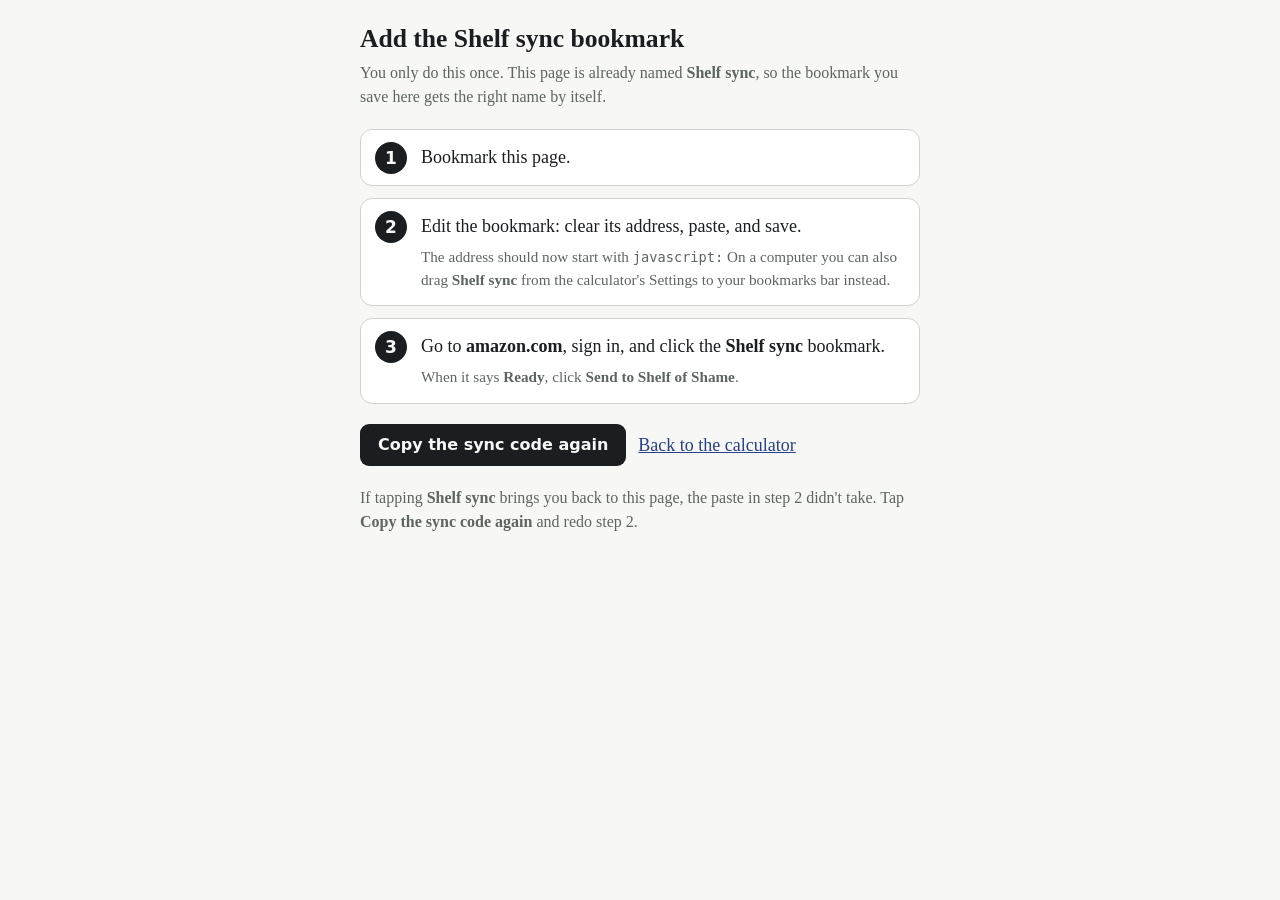
<file: src/bookmark.html>
<!doctype html>
<html lang="en">
<head>
<meta charset="utf-8">
<meta name="viewport" content="width=device-width,initial-scale=1">
<!-- The page title is the bookmark's name: saving a bookmark here names it "Shelf sync" with no typing -->
<title>Shelf sync</title>
<link rel="icon" type="image/png" href="icon-tag.png">
<link rel="apple-touch-icon" href="icon-tag-180.png">
<style>
:root{--bg:#f7f8f5;--paper:#ffffff;--ink:#1b1e20;--muted:#5d6560;--rule:#cfd4ce;--accent:#27408b;--btn:#1b1e20;--btnink:#f7f8f5;--ok:#2f6b3a}
@media (prefers-color-scheme:dark){:root{--bg:#121517;--paper:#1a1e21;--ink:#e7e8e3;--muted:#9aa29c;--rule:#2d3336;--accent:#9fb0ff;--btn:#e7e8e3;--btnink:#121517;--ok:#7fc48a}}
*{box-sizing:border-box}
body{margin:0;background:var(--bg);color:var(--ink);font:18px/1.5 Georgia,"Times New Roman",serif;padding:24px 16px 48px}
main{max-width:560px;margin:0 auto}
h1{font-size:1.6rem;line-height:1.2;margin:0 0 6px}
.lead{color:var(--muted);margin:0 0 20px;font-size:1rem}
.copied{background:var(--paper);border:1px solid var(--rule);border-radius:10px;padding:12px 14px;margin:0 0 20px;font-size:1rem}
.copied b{color:var(--ok)}
ol{list-style:none;counter-reset:s;padding:0;margin:0}
ol>li{counter-increment:s;position:relative;background:var(--paper);border:1px solid var(--rule);border-radius:12px;padding:14px 16px 14px 60px;margin:0 0 12px}
ol>li::before{content:counter(s);position:absolute;left:14px;top:12px;width:32px;height:32px;border-radius:50%;background:var(--btn);color:var(--btnink);font:700 17px/32px system-ui,sans-serif;text-align:center}
ol>li p{margin:0}ol>li p+p{margin-top:6px;font-size:.95rem;color:var(--muted)}
button{all:unset;cursor:pointer;display:inline-block;background:var(--btn);color:var(--btnink);font:700 16px/1 system-ui,sans-serif;padding:13px 18px;border-radius:9px}
.row{display:flex;gap:12px;flex-wrap:wrap;align-items:center;margin:20px 0 0}
a{color:var(--accent)}
code{font-size:.9em}
[hidden]{display:none!important}
</style>
</head>
<body>
<main>
<h1>Add the Shelf sync bookmark</h1>
<p class="lead">You only do this once. This page is already named <b>Shelf sync</b>, so the bookmark you save here gets the right name by itself.</p>
<p class="copied" id="copied"><b>✓ The sync code is copied.</b> You'll paste it in step 2.</p>

<ol id="ios" hidden>
  <li><p>Tap <b>Share</b>, then <b>Add Bookmark</b>, then <b>Save</b>.</p><p>On iOS 26, tap <b>•••</b> next to the address bar first to find Share.</p></li>
  <li><p>Open your bookmarks: tap the <b>open book</b> button (or <b>••• › Bookmarks</b>). <b>Press and hold Shelf sync</b> and tap <b>Edit</b>. Clear the address, paste, and tap <b>Done</b>.</p><p>The address should now start with <code>javascript:</code></p></li>
  <li><p>Go to <b>amazon.com</b> in Safari and sign in. Open your bookmarks and tap <b>Shelf sync</b>.</p><p>When it says <b>Ready</b>, tap <b>Send to Shelf of Shame</b>.</p></li>
</ol>

<ol id="android" hidden>
  <li><p>Tap <b>⋮</b> (top right), then the <b>☆</b> star.</p></li>
  <li><p>Tap <b>⋮ › Bookmarks</b>. Tap the <b>⋮</b> next to <b>Shelf sync</b>, then <b>Edit</b>. Clear the URL, paste, and go back to save.</p><p>The URL should now start with <code>javascript:</code></p></li>
  <li><p>Go to <b>amazon.com</b> and sign in. Tap the address bar, type <b>Shelf sync</b>, and tap the bookmark (with the star) in the list.</p><p>When it says <b>Ready</b>, tap <b>Send to Shelf of Shame</b>.</p></li>
</ol>

<ol id="other" hidden>
  <li><p>Bookmark this page.</p></li>
  <li><p>Edit the bookmark: clear its address, paste, and save.</p><p>The address should now start with <code>javascript:</code> On a computer you can also drag <b>Shelf sync</b> from the calculator's Settings to your bookmarks bar instead.</p></li>
  <li><p>Go to <b>amazon.com</b>, sign in, and click the <b>Shelf sync</b> bookmark.</p><p>When it says <b>Ready</b>, click <b>Send to Shelf of Shame</b>.</p></li>
</ol>

<div class="row"><button type="button" id="again">Copy the sync code again</button><a href="./">Back to the calculator</a></div>
<p class="lead" style="margin-top:20px">If tapping <b>Shelf sync</b> brings you back to this page, the paste in step 2 didn't take. Tap <b>Copy the sync code again</b> and redo step 2.</p>
</main>
<script>
(() => {
  const ua = navigator.userAgent;
  const ios = /iPhone|iPad|iPod/.test(ua) || (/Macintosh/.test(ua) && navigator.maxTouchPoints > 1);
  document.getElementById(ios ? 'ios' : /Android/.test(ua) ? 'android' : 'other').hidden = false;
  // The calculator copies the code before sending people here; #c says it did
  if (location.hash !== '#c') document.getElementById('copied').hidden = true;
  history.replaceState(null, '', location.pathname); // so the saved bookmark is the plain page, not #c
  const SIGN_KEY = '__SIGN_KEY__';
  const code = `javascript:(async()=>{const S='${location.origin}/',K='${SIGN_KEY}',a=u=>Uint8Array.from(atob(u),c=>c.charCodeAt(0)),E=()=>alert('Shelf sync stopped: its code could not be checked as genuine, so nothing was run.');try{const r=await(await fetch(S+'release.json?'+Date.now())).json(),c=crypto.subtle,k=await c.importKey('spki',a(K),{name:'ECDSA',namedCurve:'P-256'},0,['verify']);if(!await c.verify({name:'ECDSA',hash:'SHA-256'},k,a(r.sig),new TextEncoder().encode(r.text)))throw 0;const m=JSON.parse(r.text),s=document.createElement('script');s.src=S+'bm.js?v='+m.version;s.integrity=m.files['bm.js'];s.crossOrigin='anonymous';s.onerror=E;document.body.appendChild(s)}catch(e){E()}})()`;
  const btn = document.getElementById('again');
  btn.onclick = async () => {
    try { await navigator.clipboard.writeText(code); }
    catch { const t = document.createElement('textarea'); t.value = code; document.body.appendChild(t); t.select(); try { document.execCommand('copy'); } catch {} t.remove(); }
    const c = document.getElementById('copied'); c.hidden = false;
    btn.textContent = 'Copied';
    setTimeout(() => { btn.textContent = 'Copy the sync code again'; }, 2000);
  };
})();
</script>
</body>
</html>
</file>
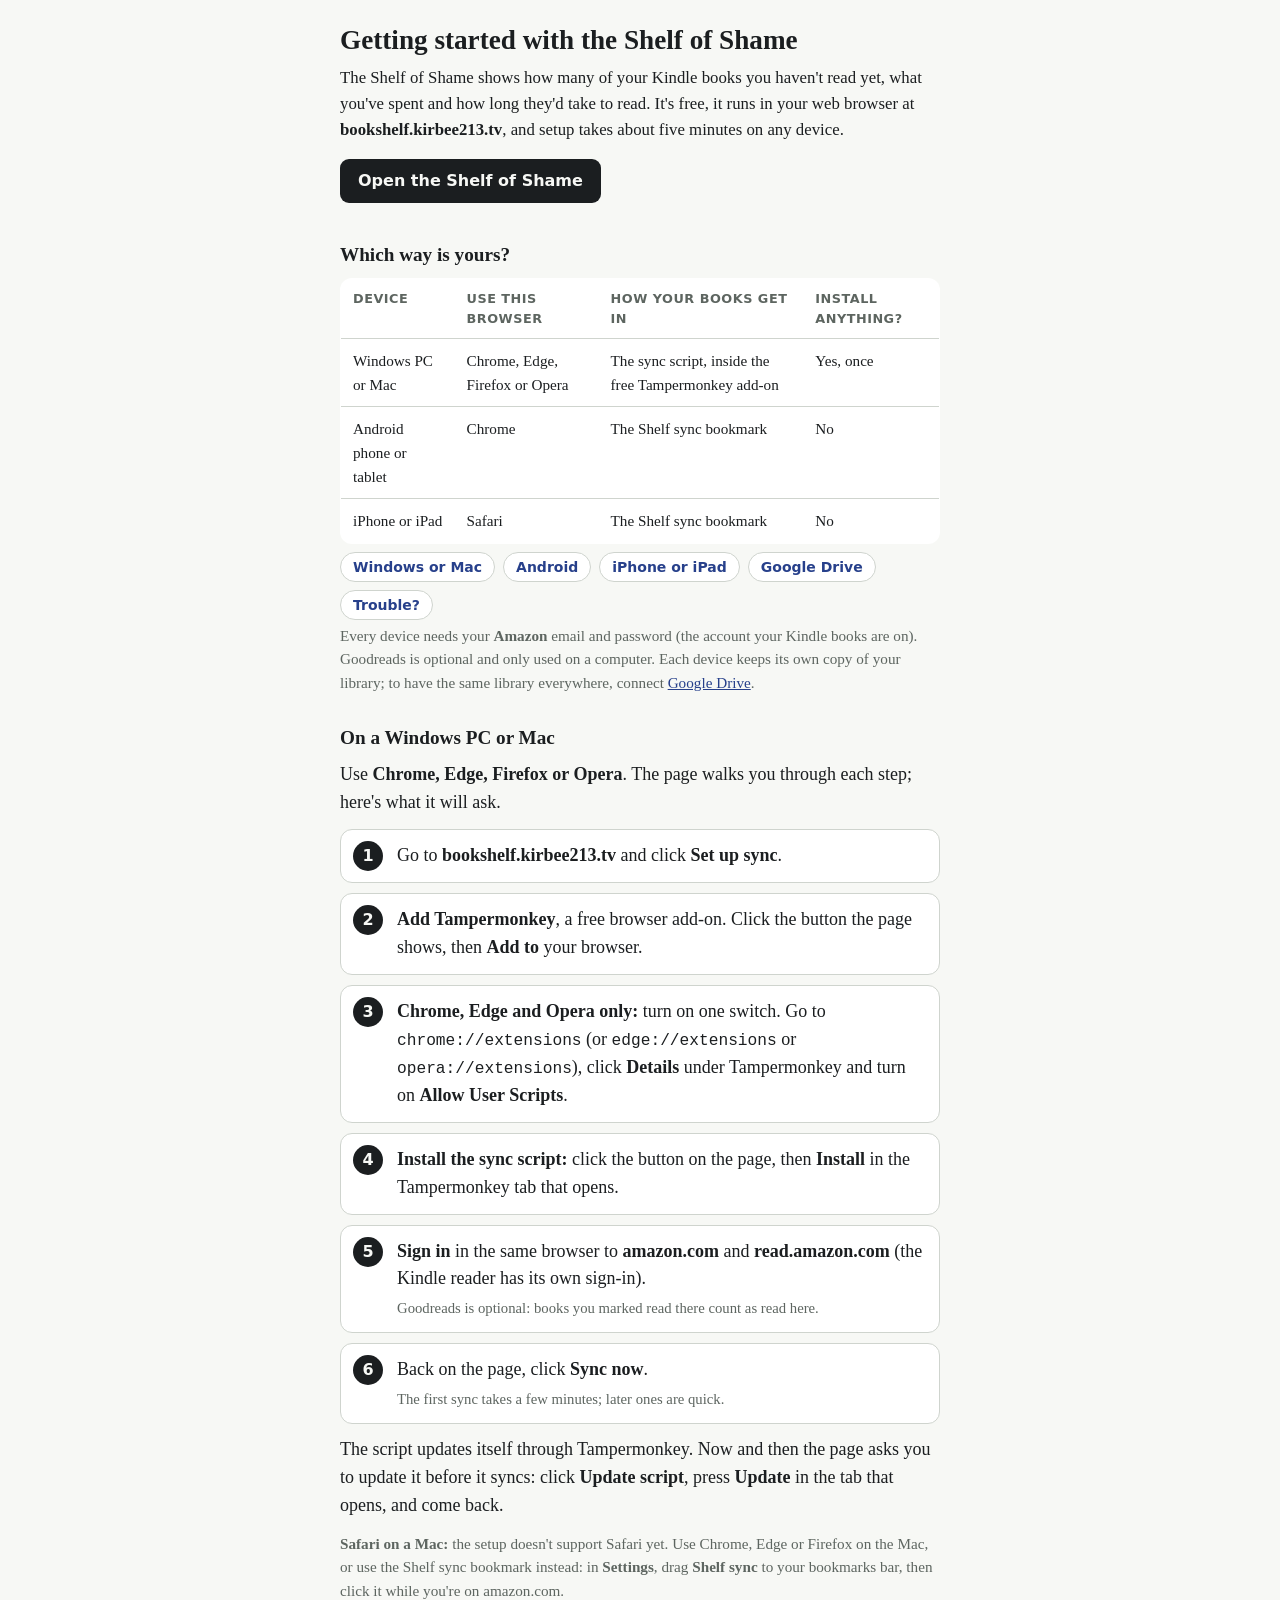
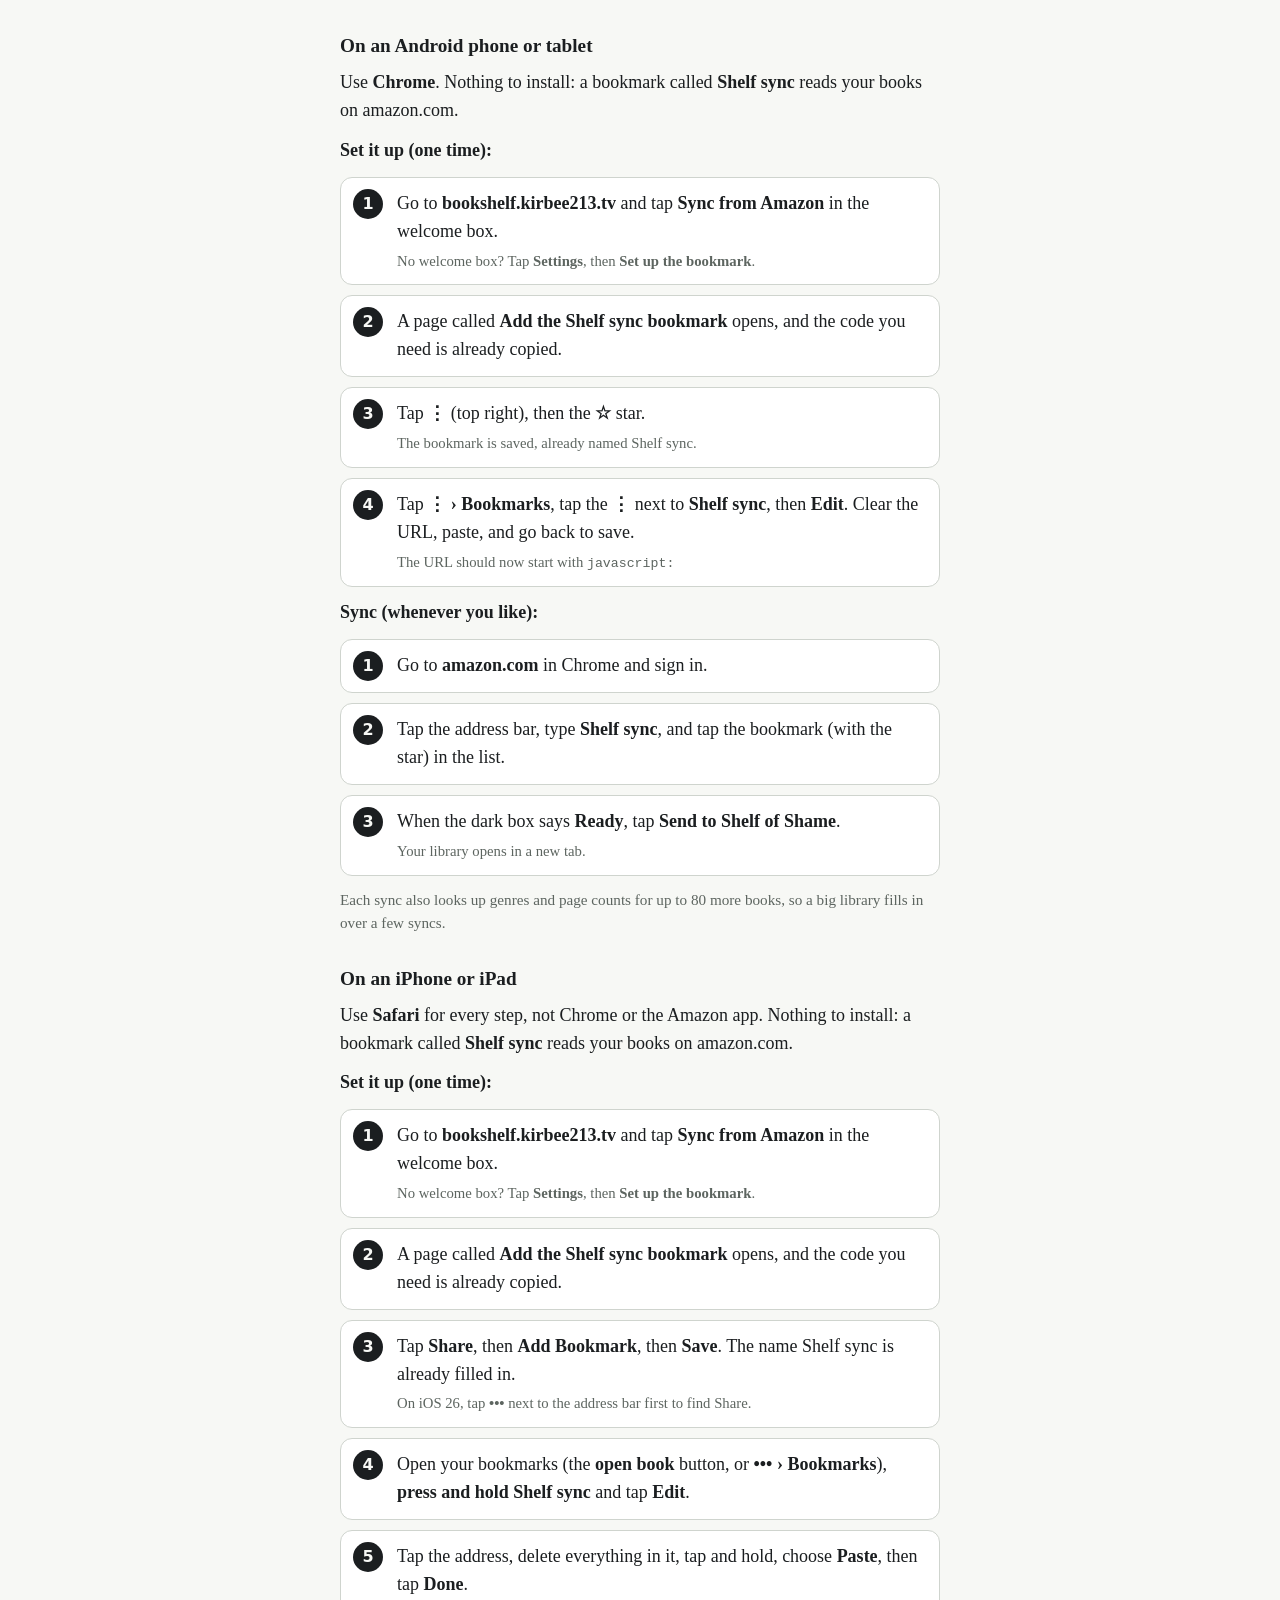
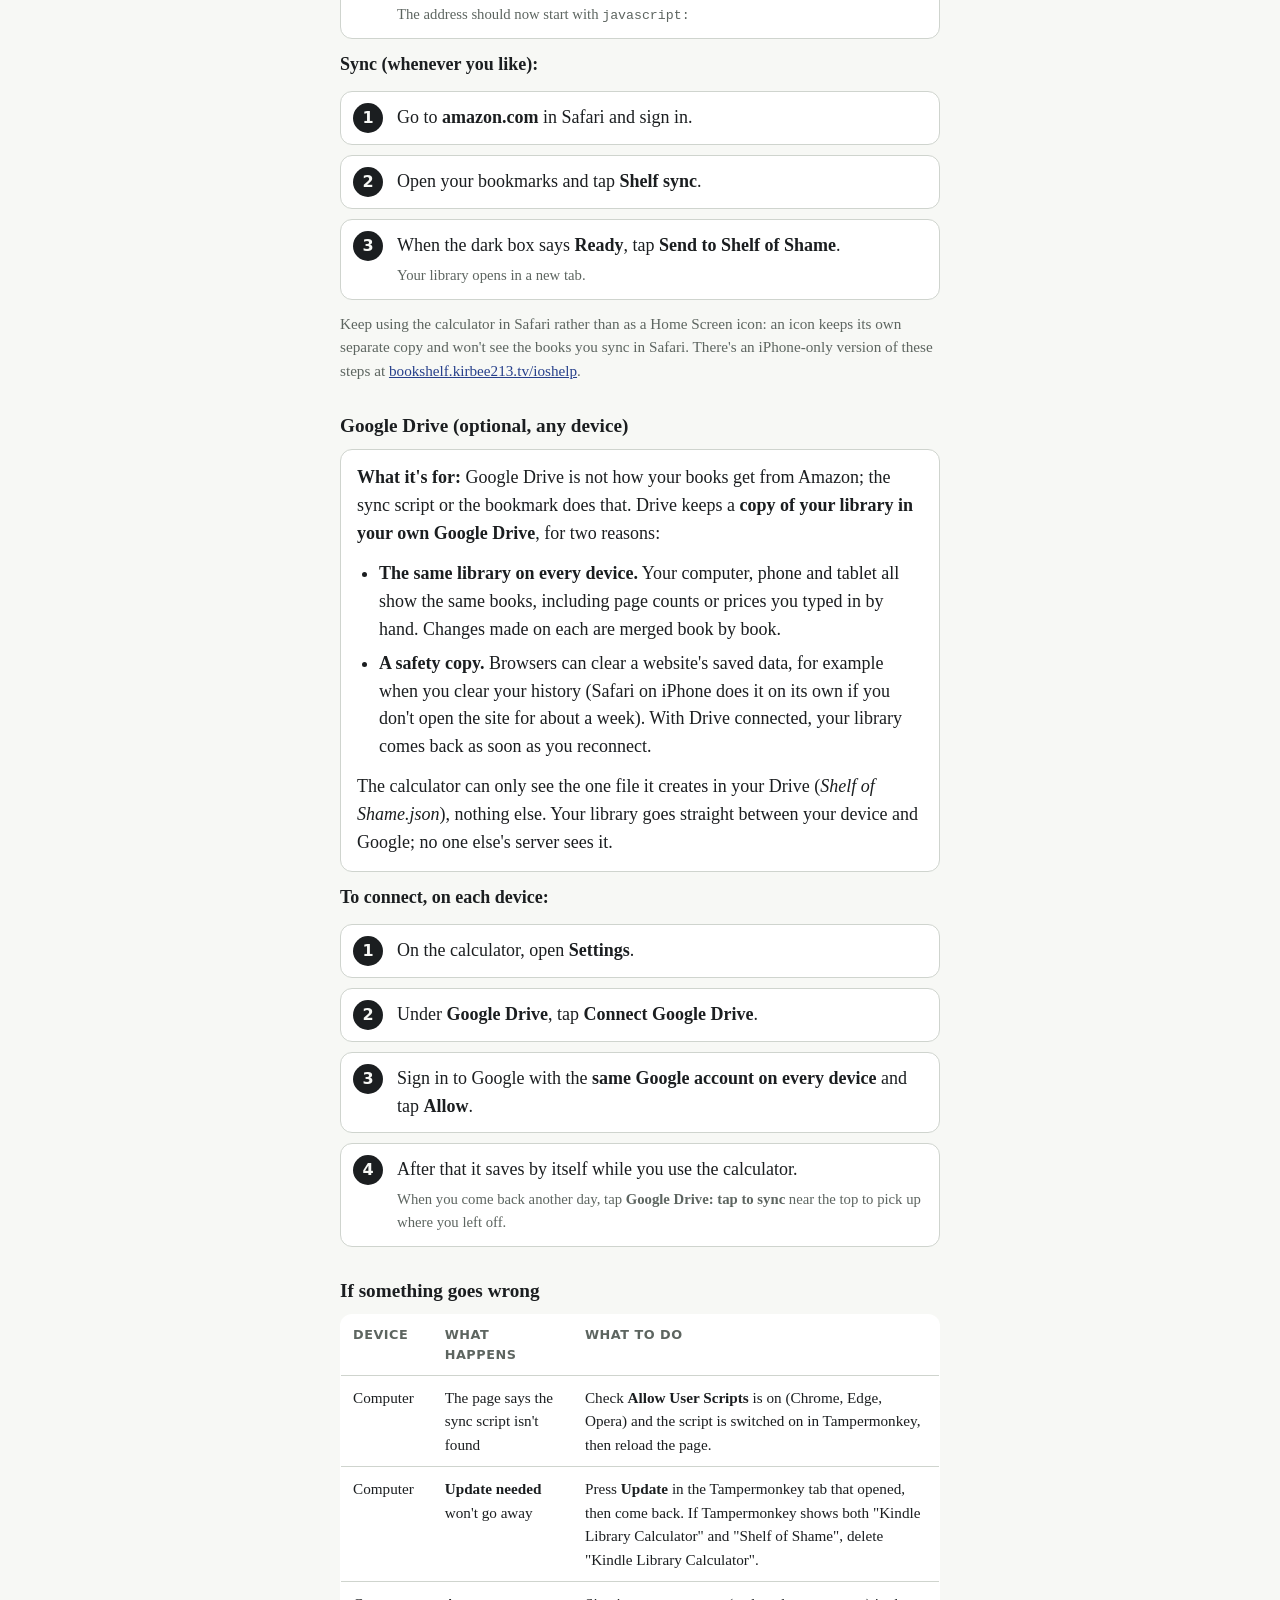
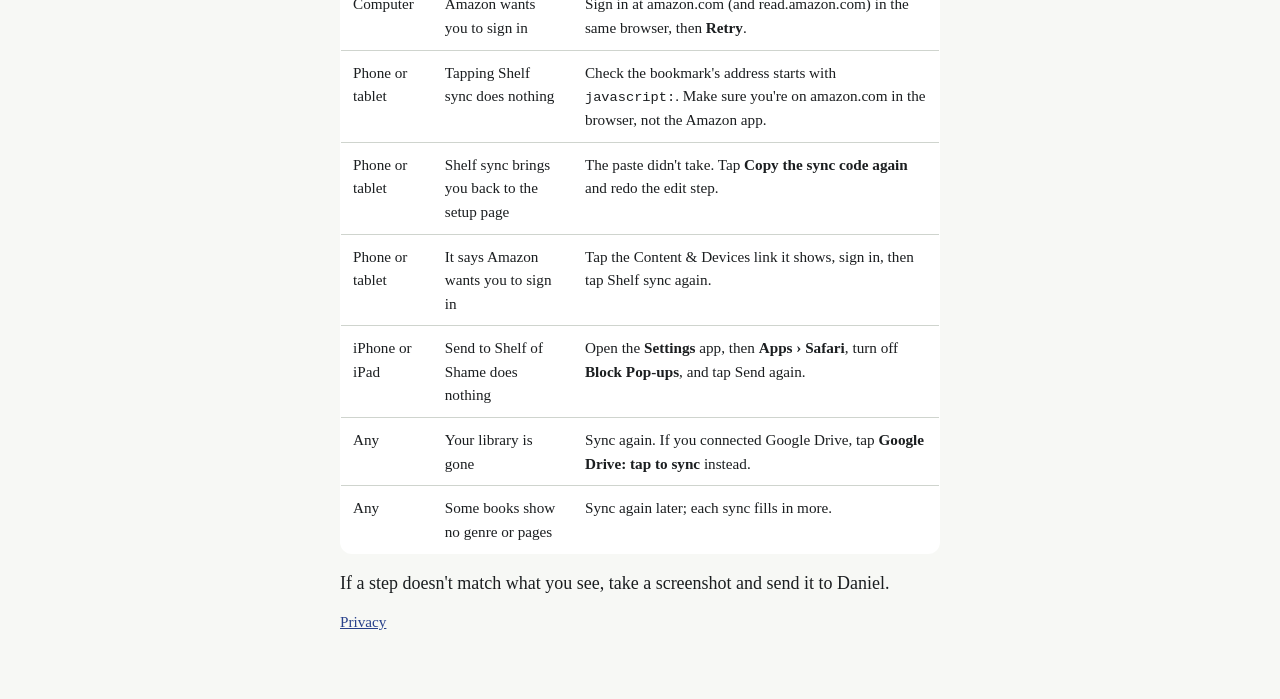
<file: src/help.html>
<!doctype html>
<html lang="en">
<head>
<meta charset="utf-8">
<meta name="viewport" content="width=device-width,initial-scale=1">
<title>Getting started with the Shelf of Shame</title>
<link rel="icon" type="image/png" href="/icon-tag.png">
<link rel="apple-touch-icon" href="/icon-tag-180.png">
<meta name="description" content="Set up the Shelf of Shame on a Windows PC, Mac, Android phone, iPhone or iPad in about five minutes.">
<meta property="og:title" content="Getting started with the Shelf of Shame">
<meta property="og:description" content="Set up the Shelf of Shame on a Windows PC, Mac, Android phone, iPhone or iPad in about five minutes.">
<meta property="og:image" content="https://bookshelf.kirbee213.tv/og.png">
<meta property="og:url" content="https://bookshelf.kirbee213.tv/help">
<meta name="twitter:card" content="summary_large_image">
<style>
:root{--bg:#f7f8f5;--paper:#ffffff;--ink:#1b1e20;--muted:#5d6560;--rule:#cfd4ce;--accent:#27408b;--btn:#1b1e20;--btnink:#f7f8f5}
@media (prefers-color-scheme:dark){:root{--bg:#121517;--paper:#1a1e21;--ink:#e7e8e3;--muted:#9aa29c;--rule:#2d3336;--accent:#9fb0ff;--btn:#e7e8e3;--btnink:#121517}}
*{box-sizing:border-box}
body{margin:0;background:var(--bg);color:var(--ink);font:18px/1.55 Georgia,"Times New Roman",serif;padding:24px 16px 56px}
main{max-width:600px;margin:0 auto}
h1{font-size:1.7rem;line-height:1.2;margin:0 0 8px}
h2{font-size:1.2rem;line-height:1.3;margin:32px 0 10px}
p{margin:0 0 12px}
.lead{font-size:1.05rem}
.muted{color:var(--muted);font-size:.95rem}
ul{padding-left:22px;margin:0 0 12px}li{margin:0 0 6px}
ol.steps{list-style:none;counter-reset:s;padding:0;margin:0 0 12px}
ol.steps>li{counter-increment:s;position:relative;background:var(--paper);border:1px solid var(--rule);border-radius:12px;padding:12px 14px 12px 56px;margin:0 0 10px}
ol.steps>li::before{content:counter(s);position:absolute;left:12px;top:11px;width:30px;height:30px;border-radius:50%;background:var(--btn);color:var(--btnink);font:700 16px/30px system-ui,sans-serif;text-align:center}
ol.steps>li p{margin:0}ol.steps>li p+p{margin-top:4px;font-size:.92rem;color:var(--muted)}
.box{background:var(--paper);border:1px solid var(--rule);border-radius:12px;padding:14px 16px;margin:0 0 12px}
.go{display:inline-block;background:var(--btn);color:var(--btnink);font:700 16px/1 system-ui,sans-serif;padding:14px 18px;border-radius:9px;text-decoration:none;margin:4px 0 8px}
a{color:var(--accent)}
code{font-size:.9em}
table{width:100%;border-collapse:collapse;font-size:.95rem;background:var(--paper);border:1px solid var(--rule);border-radius:12px;overflow:hidden}
th,td{text-align:left;vertical-align:top;padding:10px 12px;border-bottom:1px solid var(--rule)}
th{font-family:system-ui,sans-serif;font-size:.8rem;text-transform:uppercase;letter-spacing:.04em;color:var(--muted)}
tr:last-child td{border-bottom:0}
@media (max-width:480px){table,thead,tbody,tr,th,td{display:block}thead{display:none}tr{border-bottom:1px solid var(--rule);padding:6px 0}tr:last-child{border-bottom:0}td{border:0;padding:4px 12px}td:first-child{font-weight:700}}
nav.jump{display:flex;flex-wrap:wrap;gap:8px;margin:8px 0 4px}nav.jump a{background:var(--paper);border:1px solid var(--rule);border-radius:999px;padding:6px 12px;text-decoration:none;font:600 14px system-ui,sans-serif}
</style>
</head>
<body>
<main>
<h1>Getting started with the Shelf of Shame</h1>
<p class="lead">The Shelf of Shame shows how many of your Kindle books you haven't read yet, what you've spent and how long they'd take to read. It's free, it runs in your web browser at <b>bookshelf.kirbee213.tv</b>, and setup takes about five minutes on any device.</p>
<a class="go" href="/">Open the Shelf of Shame</a>

<h2>Which way is yours?</h2>
<table>
<thead><tr><th>Device</th><th>Use this browser</th><th>How your books get in</th><th>Install anything?</th></tr></thead>
<tbody>
<tr><td>Windows PC or Mac</td><td>Chrome, Edge, Firefox or Opera</td><td>The sync script, inside the free Tampermonkey add-on</td><td>Yes, once</td></tr>
<tr><td>Android phone or tablet</td><td>Chrome</td><td>The Shelf sync bookmark</td><td>No</td></tr>
<tr><td>iPhone or iPad</td><td>Safari</td><td>The Shelf sync bookmark</td><td>No</td></tr>
</tbody>
</table>
<nav class="jump"><a href="#computer">Windows or Mac</a><a href="#android">Android</a><a href="#ios">iPhone or iPad</a><a href="#drive">Google Drive</a><a href="#trouble">Trouble?</a></nav>
<p class="muted">Every device needs your <b>Amazon</b> email and password (the account your Kindle books are on). Goodreads is optional and only used on a computer. Each device keeps its own copy of your library; to have the same library everywhere, connect <a href="#drive">Google Drive</a>.</p>

<h2 id="computer">On a Windows PC or Mac</h2>
<p>Use <b>Chrome, Edge, Firefox or Opera</b>. The page walks you through each step; here's what it will ask.</p>
<ol class="steps">
<li><p>Go to <b>bookshelf.kirbee213.tv</b> and click <b>Set up sync</b>.</p></li>
<li><p><b>Add Tampermonkey</b>, a free browser add-on. Click the button the page shows, then <b>Add to</b> your browser.</p></li>
<li><p><b>Chrome, Edge and Opera only:</b> turn on one switch. Go to <code>chrome://extensions</code> (or <code>edge://extensions</code> or <code>opera://extensions</code>), click <b>Details</b> under Tampermonkey and turn on <b>Allow User Scripts</b>.</p></li>
<li><p><b>Install the sync script:</b> click the button on the page, then <b>Install</b> in the Tampermonkey tab that opens.</p></li>
<li><p><b>Sign in</b> in the same browser to <b>amazon.com</b> and <b>read.amazon.com</b> (the Kindle reader has its own sign-in).</p><p>Goodreads is optional: books you marked read there count as read here.</p></li>
<li><p>Back on the page, click <b>Sync now</b>.</p><p>The first sync takes a few minutes; later ones are quick.</p></li>
</ol>
<p>The script updates itself through Tampermonkey. Now and then the page asks you to update it before it syncs: click <b>Update script</b>, press <b>Update</b> in the tab that opens, and come back.</p>
<p class="muted"><b>Safari on a Mac:</b> the setup doesn't support Safari yet. Use Chrome, Edge or Firefox on the Mac, or use the Shelf sync bookmark instead: in <b>Settings</b>, drag <b>Shelf sync</b> to your bookmarks bar, then click it while you're on amazon.com.</p>

<h2 id="android">On an Android phone or tablet</h2>
<p>Use <b>Chrome</b>. Nothing to install: a bookmark called <b>Shelf sync</b> reads your books on amazon.com.</p>
<p><b>Set it up (one time):</b></p>
<ol class="steps">
<li><p>Go to <b>bookshelf.kirbee213.tv</b> and tap <b>Sync from Amazon</b> in the welcome box.</p><p>No welcome box? Tap <b>Settings</b>, then <b>Set up the bookmark</b>.</p></li>
<li><p>A page called <b>Add the Shelf sync bookmark</b> opens, and the code you need is already copied.</p></li>
<li><p>Tap <b>⋮</b> (top right), then the <b>☆</b> star.</p><p>The bookmark is saved, already named Shelf sync.</p></li>
<li><p>Tap <b>⋮ › Bookmarks</b>, tap the <b>⋮</b> next to <b>Shelf sync</b>, then <b>Edit</b>. Clear the URL, paste, and go back to save.</p><p>The URL should now start with <code>javascript:</code></p></li>
</ol>
<p><b>Sync (whenever you like):</b></p>
<ol class="steps">
<li><p>Go to <b>amazon.com</b> in Chrome and sign in.</p></li>
<li><p>Tap the address bar, type <b>Shelf sync</b>, and tap the bookmark (with the star) in the list.</p></li>
<li><p>When the dark box says <b>Ready</b>, tap <b>Send to Shelf of Shame</b>.</p><p>Your library opens in a new tab.</p></li>
</ol>
<p class="muted">Each sync also looks up genres and page counts for up to 80 more books, so a big library fills in over a few syncs.</p>

<h2 id="ios">On an iPhone or iPad</h2>
<p>Use <b>Safari</b> for every step, not Chrome or the Amazon app. Nothing to install: a bookmark called <b>Shelf sync</b> reads your books on amazon.com.</p>
<p><b>Set it up (one time):</b></p>
<ol class="steps">
<li><p>Go to <b>bookshelf.kirbee213.tv</b> and tap <b>Sync from Amazon</b> in the welcome box.</p><p>No welcome box? Tap <b>Settings</b>, then <b>Set up the bookmark</b>.</p></li>
<li><p>A page called <b>Add the Shelf sync bookmark</b> opens, and the code you need is already copied.</p></li>
<li><p>Tap <b>Share</b>, then <b>Add Bookmark</b>, then <b>Save</b>. The name Shelf sync is already filled in.</p><p>On iOS 26, tap <b>•••</b> next to the address bar first to find Share.</p></li>
<li><p>Open your bookmarks (the <b>open book</b> button, or <b>••• › Bookmarks</b>), <b>press and hold Shelf sync</b> and tap <b>Edit</b>.</p></li>
<li><p>Tap the address, delete everything in it, tap and hold, choose <b>Paste</b>, then tap <b>Done</b>.</p><p>The address should now start with <code>javascript:</code></p></li>
</ol>
<p><b>Sync (whenever you like):</b></p>
<ol class="steps">
<li><p>Go to <b>amazon.com</b> in Safari and sign in.</p></li>
<li><p>Open your bookmarks and tap <b>Shelf sync</b>.</p></li>
<li><p>When the dark box says <b>Ready</b>, tap <b>Send to Shelf of Shame</b>.</p><p>Your library opens in a new tab.</p></li>
</ol>
<p class="muted">Keep using the calculator in Safari rather than as a Home Screen icon: an icon keeps its own separate copy and won't see the books you sync in Safari. There's an iPhone-only version of these steps at <a href="/ioshelp">bookshelf.kirbee213.tv/ioshelp</a>.</p>

<h2 id="drive">Google Drive (optional, any device)</h2>
<div class="box">
<p><b>What it's for:</b> Google Drive is not how your books get from Amazon; the sync script or the bookmark does that. Drive keeps a <b>copy of your library in your own Google Drive</b>, for two reasons:</p>
<ul>
<li><b>The same library on every device.</b> Your computer, phone and tablet all show the same books, including page counts or prices you typed in by hand. Changes made on each are merged book by book.</li>
<li><b>A safety copy.</b> Browsers can clear a website's saved data, for example when you clear your history (Safari on iPhone does it on its own if you don't open the site for about a week). With Drive connected, your library comes back as soon as you reconnect.</li>
</ul>
<p style="margin:0">The calculator can only see the one file it creates in your Drive (<i>Shelf of Shame.json</i>), nothing else. Your library goes straight between your device and Google; no one else's server sees it.</p>
</div>
<p><b>To connect, on each device:</b></p>
<ol class="steps">
<li><p>On the calculator, open <b>Settings</b>.</p></li>
<li><p>Under <b>Google Drive</b>, tap <b>Connect Google Drive</b>.</p></li>
<li><p>Sign in to Google with the <b>same Google account on every device</b> and tap <b>Allow</b>.</p></li>
<li><p>After that it saves by itself while you use the calculator.</p><p>When you come back another day, tap <b>Google Drive: tap to sync</b> near the top to pick up where you left off.</p></li>
</ol>

<h2 id="trouble">If something goes wrong</h2>
<table>
<thead><tr><th>Device</th><th>What happens</th><th>What to do</th></tr></thead>
<tbody>
<tr><td>Computer</td><td>The page says the sync script isn't found</td><td>Check <b>Allow User Scripts</b> is on (Chrome, Edge, Opera) and the script is switched on in Tampermonkey, then reload the page.</td></tr>
<tr><td>Computer</td><td><b>Update needed</b> won't go away</td><td>Press <b>Update</b> in the Tampermonkey tab that opened, then come back. If Tampermonkey shows both "Kindle Library Calculator" and "Shelf of Shame", delete "Kindle Library Calculator".</td></tr>
<tr><td>Computer</td><td>Amazon wants you to sign in</td><td>Sign in at amazon.com (and read.amazon.com) in the same browser, then <b>Retry</b>.</td></tr>
<tr><td>Phone or tablet</td><td>Tapping Shelf sync does nothing</td><td>Check the bookmark's address starts with <code>javascript:</code>. Make sure you're on amazon.com in the browser, not the Amazon app.</td></tr>
<tr><td>Phone or tablet</td><td>Shelf sync brings you back to the setup page</td><td>The paste didn't take. Tap <b>Copy the sync code again</b> and redo the edit step.</td></tr>
<tr><td>Phone or tablet</td><td>It says Amazon wants you to sign in</td><td>Tap the Content &amp; Devices link it shows, sign in, then tap Shelf sync again.</td></tr>
<tr><td>iPhone or iPad</td><td>Send to Shelf of Shame does nothing</td><td>Open the <b>Settings</b> app, then <b>Apps › Safari</b>, turn off <b>Block Pop-ups</b>, and tap Send again.</td></tr>
<tr><td>Any</td><td>Your library is gone</td><td>Sync again. If you connected Google Drive, tap <b>Google Drive: tap to sync</b> instead.</td></tr>
<tr><td>Any</td><td>Some books show no genre or pages</td><td>Sync again later; each sync fills in more.</td></tr>
</tbody>
</table>
<p style="margin-top:16px">If a step doesn't match what you see, take a screenshot and send it to Daniel.</p>
<p class="muted"><a href="/privacy.html">Privacy</a></p>
</main>
</body>
</html>
</file>
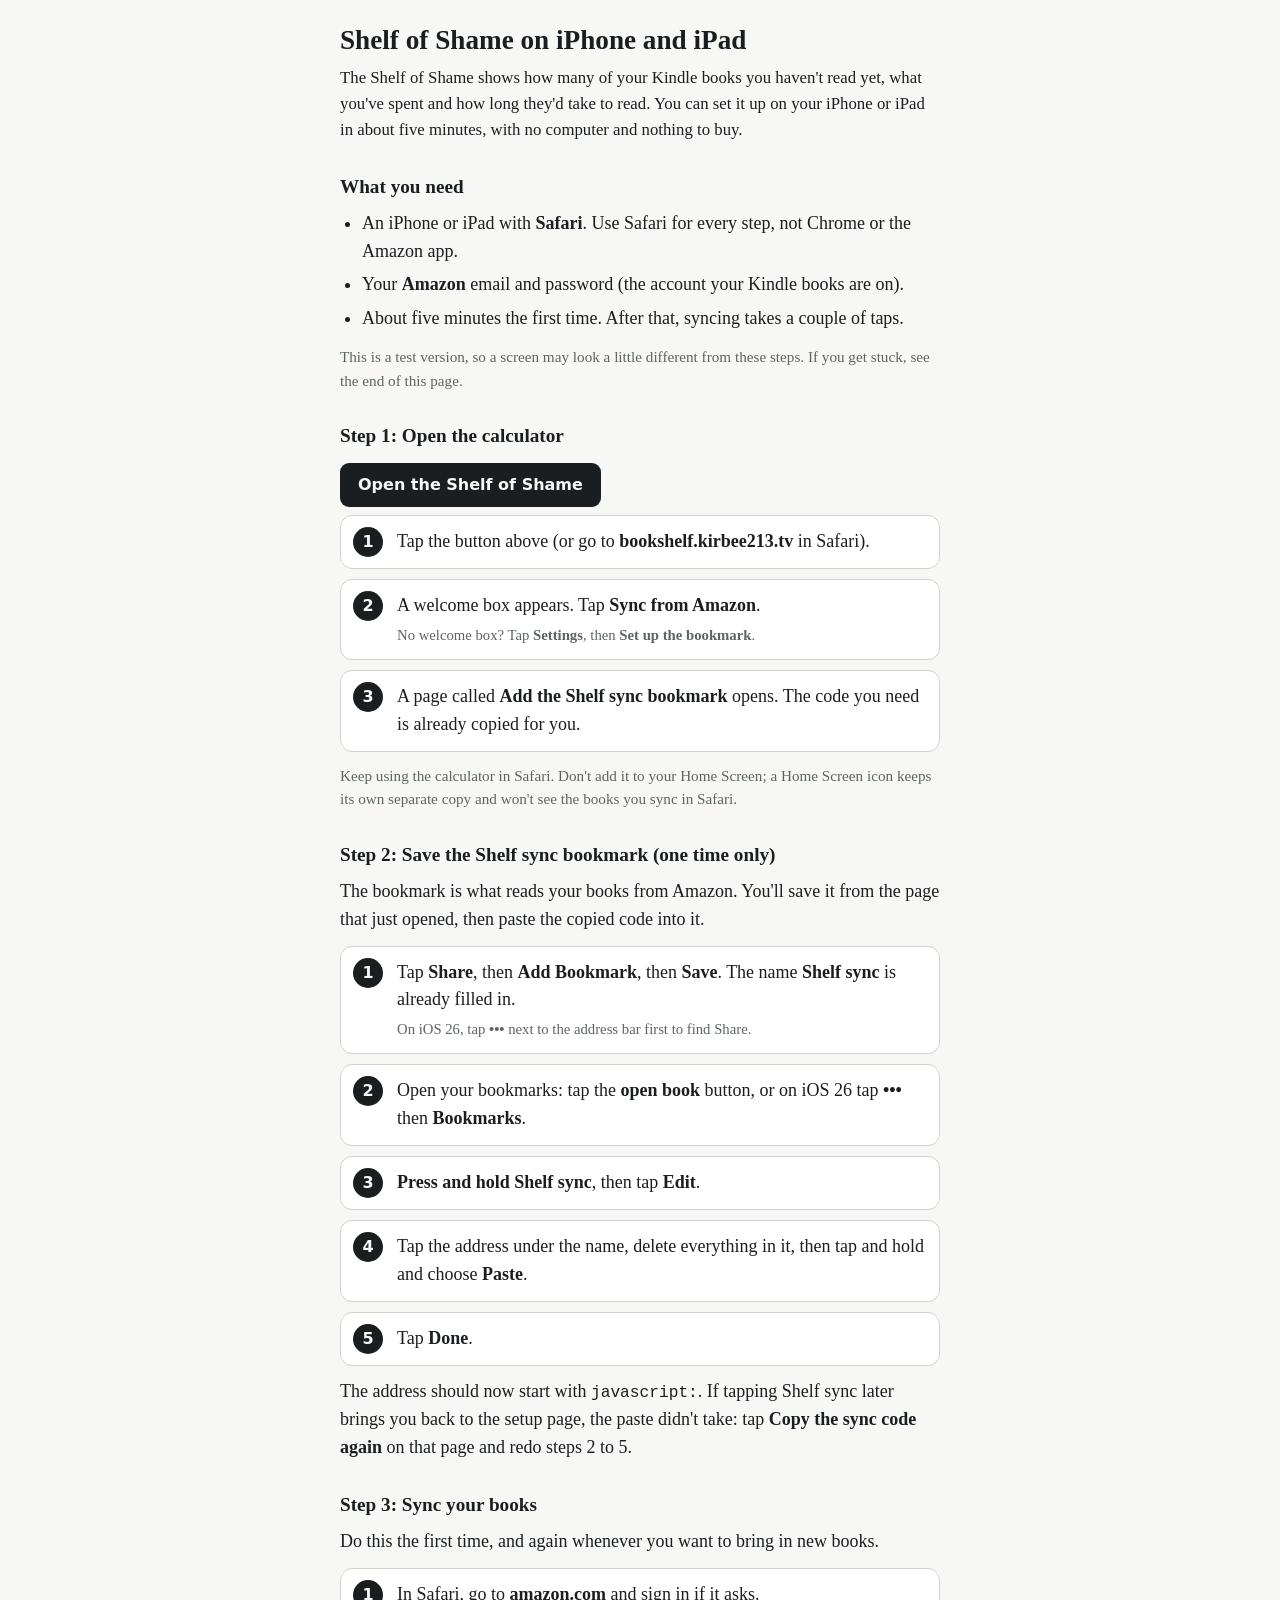
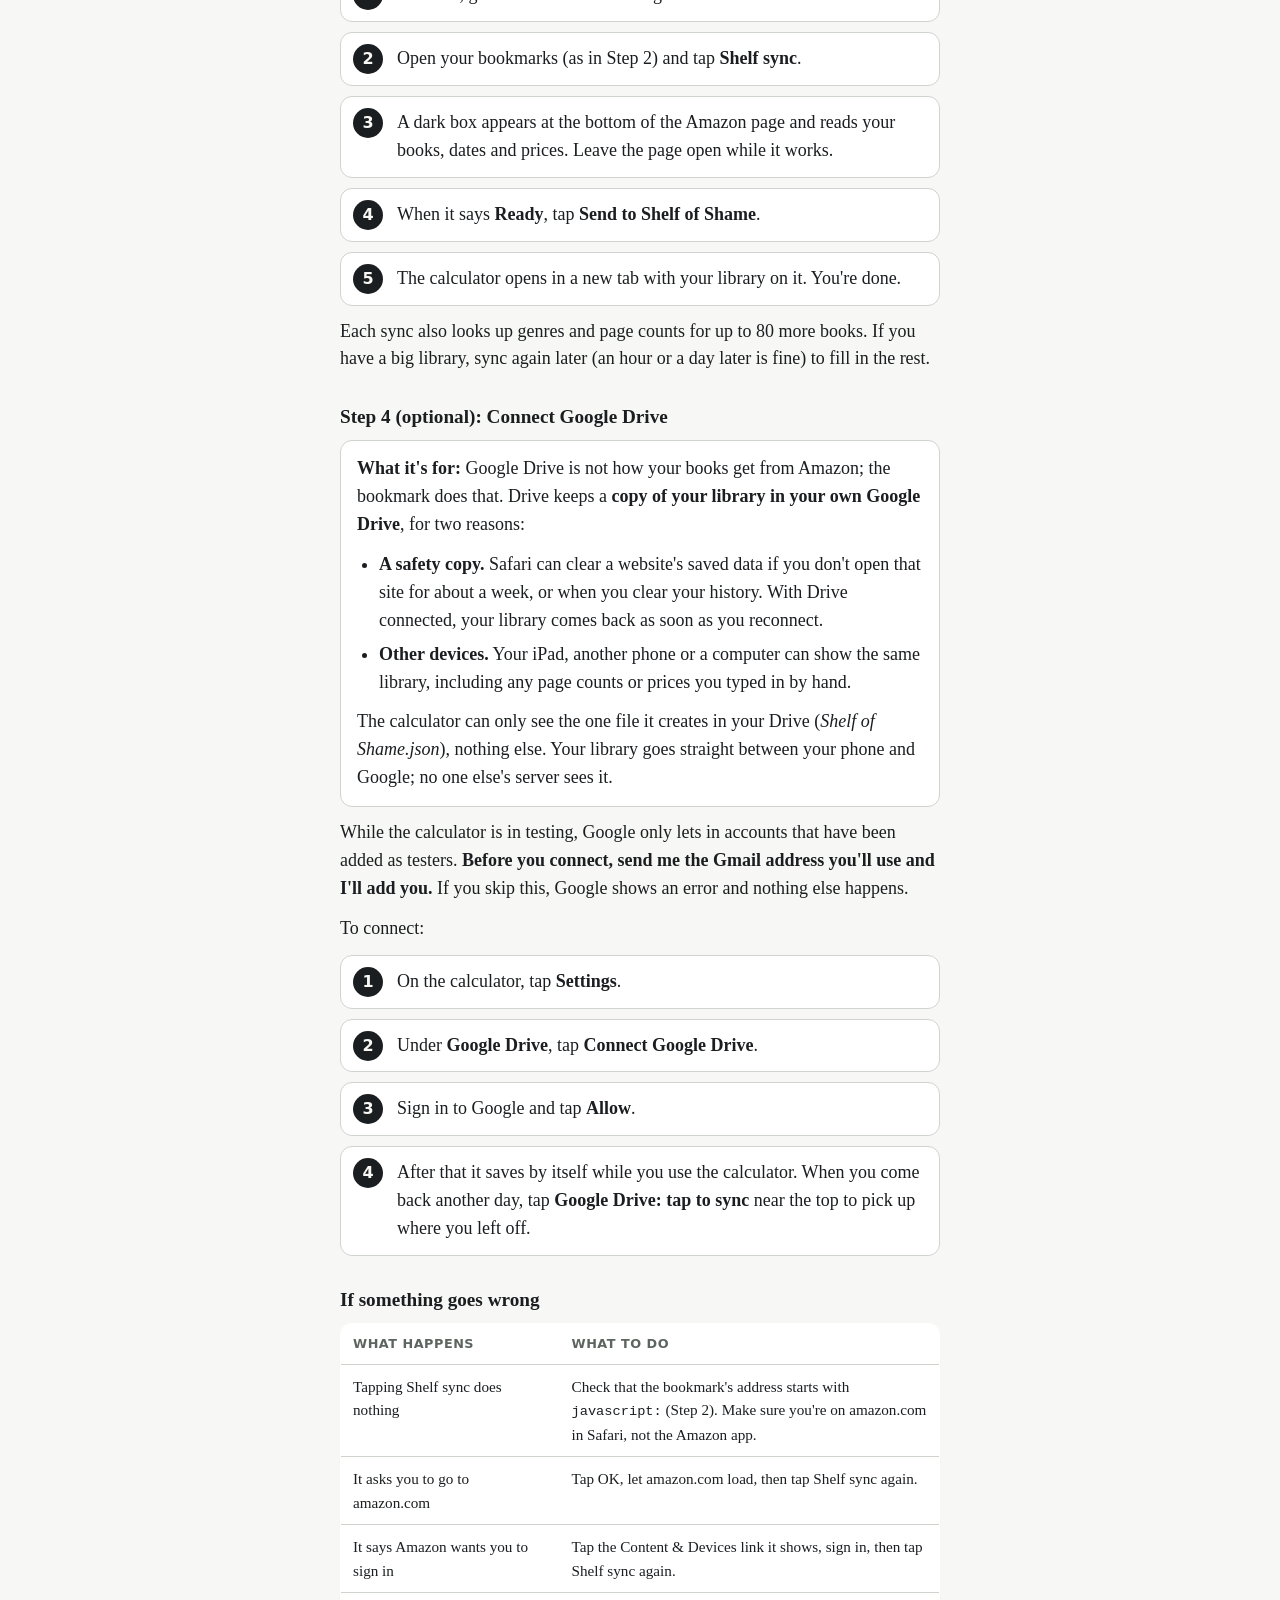
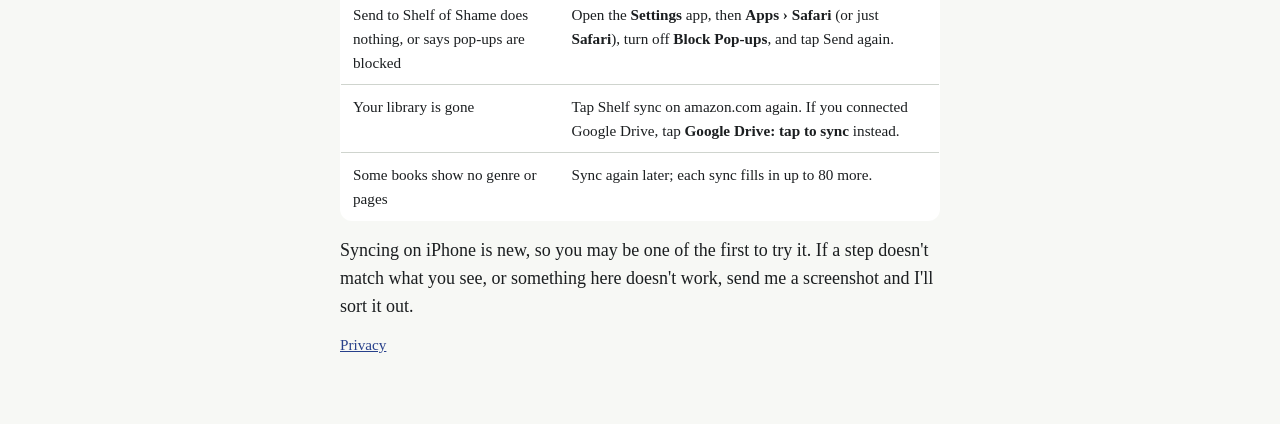
<file: src/iphone.html>
<!doctype html>
<html lang="en">
<head>
<meta charset="utf-8">
<meta name="viewport" content="width=device-width,initial-scale=1">
<title>Shelf of Shame on iPhone and iPad</title>
<link rel="icon" type="image/png" href="/icon-tag.png">
<link rel="apple-touch-icon" href="/icon-tag-180.png">
<meta name="description" content="Set up the Shelf of Shame on an iPhone or iPad in about five minutes, with no computer.">
<meta property="og:title" content="Shelf of Shame on iPhone and iPad">
<meta property="og:description" content="Set up the Shelf of Shame on an iPhone or iPad in about five minutes, with no computer.">
<meta property="og:image" content="https://bookshelf.kirbee213.tv/og.png">
<meta property="og:url" content="https://bookshelf.kirbee213.tv/ioshelp">
<meta name="twitter:card" content="summary_large_image">
<style>
:root{--bg:#f7f8f5;--paper:#ffffff;--ink:#1b1e20;--muted:#5d6560;--rule:#cfd4ce;--accent:#27408b;--btn:#1b1e20;--btnink:#f7f8f5}
@media (prefers-color-scheme:dark){:root{--bg:#121517;--paper:#1a1e21;--ink:#e7e8e3;--muted:#9aa29c;--rule:#2d3336;--accent:#9fb0ff;--btn:#e7e8e3;--btnink:#121517}}
*{box-sizing:border-box}
body{margin:0;background:var(--bg);color:var(--ink);font:18px/1.55 Georgia,"Times New Roman",serif;padding:24px 16px 56px}
main{max-width:600px;margin:0 auto}
h1{font-size:1.7rem;line-height:1.2;margin:0 0 8px}
h2{font-size:1.2rem;line-height:1.3;margin:32px 0 10px}
p{margin:0 0 12px}
.lead{font-size:1.05rem}
.muted{color:var(--muted);font-size:.95rem}
ul{padding-left:22px;margin:0 0 12px}li{margin:0 0 6px}
ol.steps{list-style:none;counter-reset:s;padding:0;margin:0 0 12px}
ol.steps>li{counter-increment:s;position:relative;background:var(--paper);border:1px solid var(--rule);border-radius:12px;padding:12px 14px 12px 56px;margin:0 0 10px}
ol.steps>li::before{content:counter(s);position:absolute;left:12px;top:11px;width:30px;height:30px;border-radius:50%;background:var(--btn);color:var(--btnink);font:700 16px/30px system-ui,sans-serif;text-align:center}
ol.steps>li p{margin:0}ol.steps>li p+p{margin-top:4px;font-size:.92rem;color:var(--muted)}
.box{background:var(--paper);border:1px solid var(--rule);border-radius:12px;padding:14px 16px;margin:0 0 12px}
.go{display:inline-block;background:var(--btn);color:var(--btnink);font:700 16px/1 system-ui,sans-serif;padding:14px 18px;border-radius:9px;text-decoration:none;margin:4px 0 8px}
a{color:var(--accent)}
code{font-size:.9em}
table{width:100%;border-collapse:collapse;font-size:.95rem;background:var(--paper);border:1px solid var(--rule);border-radius:12px;overflow:hidden}
th,td{text-align:left;vertical-align:top;padding:10px 12px;border-bottom:1px solid var(--rule)}
th{font-family:system-ui,sans-serif;font-size:.8rem;text-transform:uppercase;letter-spacing:.04em;color:var(--muted)}
tr:last-child td{border-bottom:0}
@media (max-width:480px){table,thead,tbody,tr,th,td{display:block}thead{display:none}tr{border-bottom:1px solid var(--rule);padding:6px 0}tr:last-child{border-bottom:0}td{border:0;padding:4px 12px}td:first-child{font-weight:700}}
</style>
</head>
<body>
<main>
<h1>Shelf of Shame on iPhone and iPad</h1>
<p class="lead">The Shelf of Shame shows how many of your Kindle books you haven't read yet, what you've spent and how long they'd take to read. You can set it up on your iPhone or iPad in about five minutes, with no computer and nothing to buy.</p>

<h2>What you need</h2>
<ul>
<li>An iPhone or iPad with <b>Safari</b>. Use Safari for every step, not Chrome or the Amazon app.</li>
<li>Your <b>Amazon</b> email and password (the account your Kindle books are on).</li>
<li>About five minutes the first time. After that, syncing takes a couple of taps.</li>
</ul>
<p class="muted">This is a test version, so a screen may look a little different from these steps. If you get stuck, see the end of this page.</p>

<h2>Step 1: Open the calculator</h2>
<a class="go" href="/">Open the Shelf of Shame</a>
<ol class="steps">
<li><p>Tap the button above (or go to <b>bookshelf.kirbee213.tv</b> in Safari).</p></li>
<li><p>A welcome box appears. Tap <b>Sync from Amazon</b>.</p><p>No welcome box? Tap <b>Settings</b>, then <b>Set up the bookmark</b>.</p></li>
<li><p>A page called <b>Add the Shelf sync bookmark</b> opens. The code you need is already copied for you.</p></li>
</ol>
<p class="muted">Keep using the calculator in Safari. Don't add it to your Home Screen; a Home Screen icon keeps its own separate copy and won't see the books you sync in Safari.</p>

<h2>Step 2: Save the Shelf sync bookmark (one time only)</h2>
<p>The bookmark is what reads your books from Amazon. You'll save it from the page that just opened, then paste the copied code into it.</p>
<ol class="steps">
<li><p>Tap <b>Share</b>, then <b>Add Bookmark</b>, then <b>Save</b>. The name <b>Shelf sync</b> is already filled in.</p><p>On iOS 26, tap <b>•••</b> next to the address bar first to find Share.</p></li>
<li><p>Open your bookmarks: tap the <b>open book</b> button, or on iOS 26 tap <b>•••</b> then <b>Bookmarks</b>.</p></li>
<li><p><b>Press and hold Shelf sync</b>, then tap <b>Edit</b>.</p></li>
<li><p>Tap the address under the name, delete everything in it, then tap and hold and choose <b>Paste</b>.</p></li>
<li><p>Tap <b>Done</b>.</p></li>
</ol>
<p>The address should now start with <code>javascript:</code>. If tapping Shelf sync later brings you back to the setup page, the paste didn't take: tap <b>Copy the sync code again</b> on that page and redo steps 2 to 5.</p>

<h2>Step 3: Sync your books</h2>
<p>Do this the first time, and again whenever you want to bring in new books.</p>
<ol class="steps">
<li><p>In Safari, go to <b>amazon.com</b> and sign in if it asks.</p></li>
<li><p>Open your bookmarks (as in Step 2) and tap <b>Shelf sync</b>.</p></li>
<li><p>A dark box appears at the bottom of the Amazon page and reads your books, dates and prices. Leave the page open while it works.</p></li>
<li><p>When it says <b>Ready</b>, tap <b>Send to Shelf of Shame</b>.</p></li>
<li><p>The calculator opens in a new tab with your library on it. You're done.</p></li>
</ol>
<p>Each sync also looks up genres and page counts for up to 80 more books. If you have a big library, sync again later (an hour or a day later is fine) to fill in the rest.</p>

<h2>Step 4 (optional): Connect Google Drive</h2>
<div class="box">
<p><b>What it's for:</b> Google Drive is not how your books get from Amazon; the bookmark does that. Drive keeps a <b>copy of your library in your own Google Drive</b>, for two reasons:</p>
<ul>
<li><b>A safety copy.</b> Safari can clear a website's saved data if you don't open that site for about a week, or when you clear your history. With Drive connected, your library comes back as soon as you reconnect.</li>
<li><b>Other devices.</b> Your iPad, another phone or a computer can show the same library, including any page counts or prices you typed in by hand.</li>
</ul>
<p style="margin:0">The calculator can only see the one file it creates in your Drive (<i>Shelf of Shame.json</i>), nothing else. Your library goes straight between your phone and Google; no one else's server sees it.</p>
</div>
<p>While the calculator is in testing, Google only lets in accounts that have been added as testers. <b>Before you connect, send me the Gmail address you'll use and I'll add you.</b> If you skip this, Google shows an error and nothing else happens.</p>
<p>To connect:</p>
<ol class="steps">
<li><p>On the calculator, tap <b>Settings</b>.</p></li>
<li><p>Under <b>Google Drive</b>, tap <b>Connect Google Drive</b>.</p></li>
<li><p>Sign in to Google and tap <b>Allow</b>.</p></li>
<li><p>After that it saves by itself while you use the calculator. When you come back another day, tap <b>Google Drive: tap to sync</b> near the top to pick up where you left off.</p></li>
</ol>

<h2>If something goes wrong</h2>
<table>
<thead><tr><th>What happens</th><th>What to do</th></tr></thead>
<tbody>
<tr><td>Tapping Shelf sync does nothing</td><td>Check that the bookmark's address starts with <code>javascript:</code> (Step 2). Make sure you're on amazon.com in Safari, not the Amazon app.</td></tr>
<tr><td>It asks you to go to amazon.com</td><td>Tap OK, let amazon.com load, then tap Shelf sync again.</td></tr>
<tr><td>It says Amazon wants you to sign in</td><td>Tap the Content &amp; Devices link it shows, sign in, then tap Shelf sync again.</td></tr>
<tr><td>Send to Shelf of Shame does nothing, or says pop-ups are blocked</td><td>Open the <b>Settings</b> app, then <b>Apps › Safari</b> (or just <b>Safari</b>), turn off <b>Block Pop-ups</b>, and tap Send again.</td></tr>
<tr><td>Your library is gone</td><td>Tap Shelf sync on amazon.com again. If you connected Google Drive, tap <b>Google Drive: tap to sync</b> instead.</td></tr>
<tr><td>Some books show no genre or pages</td><td>Sync again later; each sync fills in up to 80 more.</td></tr>
</tbody>
</table>
<p style="margin-top:16px">Syncing on iPhone is new, so you may be one of the first to try it. If a step doesn't match what you see, or something here doesn't work, send me a screenshot and I'll sort it out.</p>
<p class="muted"><a href="/privacy.html">Privacy</a></p>
</main>
</body>
</html>
</file>
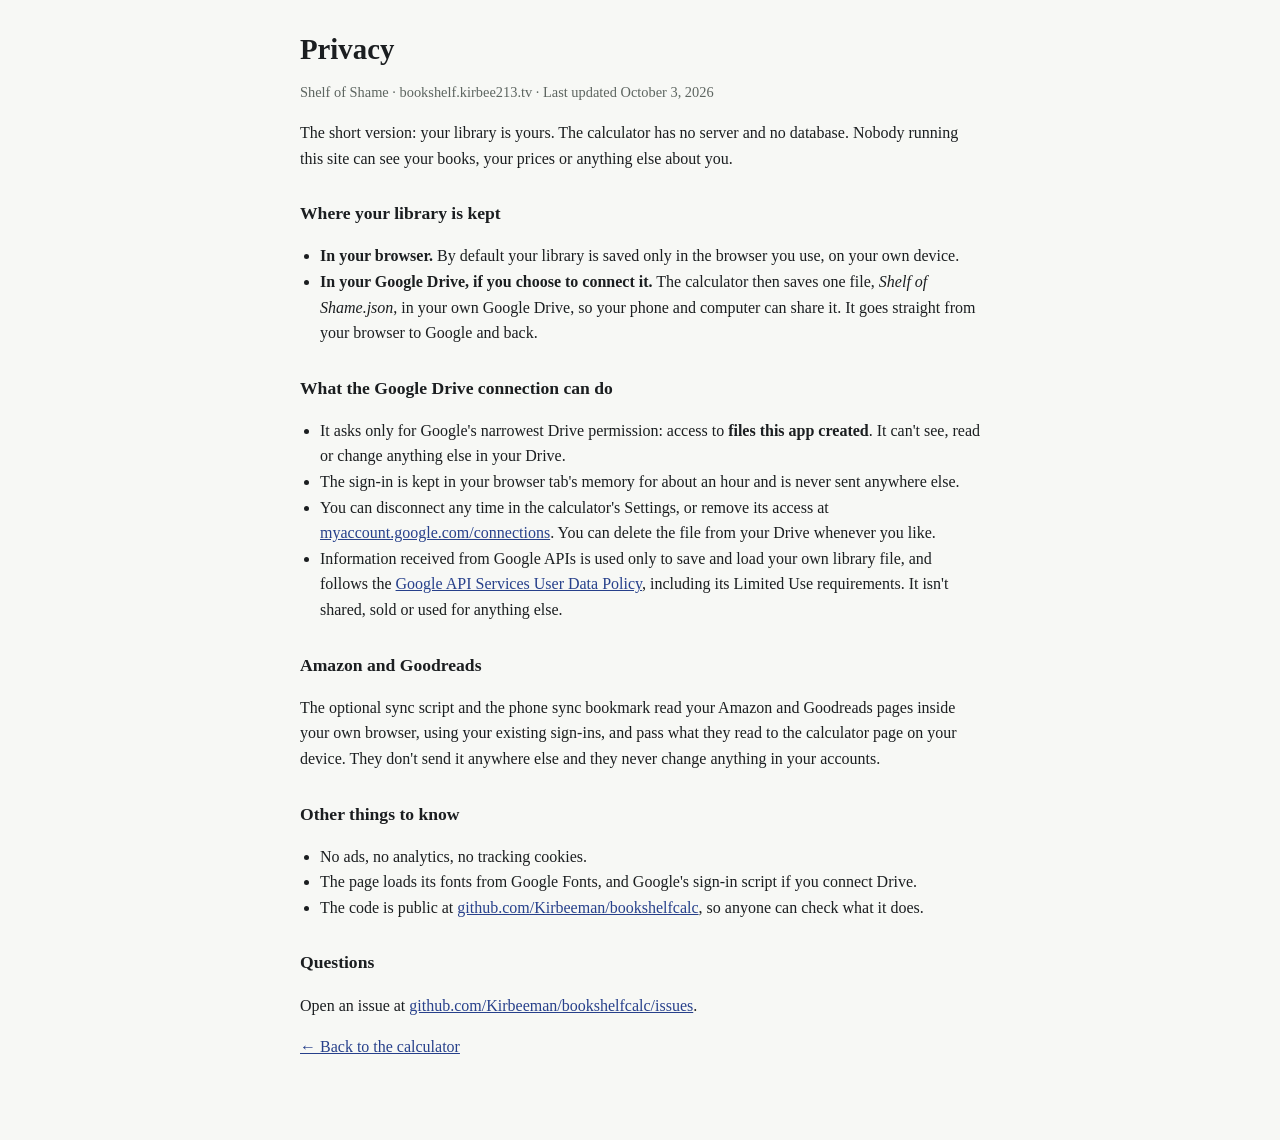
<file: src/privacy.html>
<!doctype html>
<html lang="en">
<head>
<meta charset="utf-8">
<meta name="viewport" content="width=device-width,initial-scale=1">
<title>Privacy · Shelf of Shame</title>
<link rel="icon" type="image/png" href="icon-tag.png">
<link rel="apple-touch-icon" href="icon-tag-180.png">
<style>
:root{--bg:#f7f8f5;--ink:#1b1e20;--muted:#5d6560;--rule:#cfd4ce;--accent:#27408b}
@media (prefers-color-scheme:dark){:root{--bg:#121517;--ink:#e7e8e3;--muted:#9aa29c;--rule:#2d3336;--accent:#9fb0ff}}
body{margin:0;background:var(--bg);color:var(--ink);font:16px/1.6 Georgia,"Times New Roman",serif;padding:32px 16px 64px}
main{max-width:680px;margin:0 auto}h1{font-size:1.8rem;line-height:1.2;margin:0 0 4px}h2{font-size:1.1rem;margin:28px 0 6px}
p,li{color:var(--ink)}.muted{color:var(--muted);font-size:.9rem}a{color:var(--accent)}ul{padding-left:20px}
</style>
</head>
<body>
<main>
<h1>Privacy</h1>
<p class="muted">Shelf of Shame · bookshelf.kirbee213.tv · Last updated October 3, 2026</p>

<p>The short version: your library is yours. The calculator has no server and no database. Nobody running this site can see your books, your prices or anything else about you.</p>

<h2>Where your library is kept</h2>
<ul>
<li><b>In your browser.</b> By default your library is saved only in the browser you use, on your own device.</li>
<li><b>In your Google Drive, if you choose to connect it.</b> The calculator then saves one file, <i>Shelf of Shame.json</i>, in your own Google Drive, so your phone and computer can share it. It goes straight from your browser to Google and back.</li>
</ul>

<h2>What the Google Drive connection can do</h2>
<ul>
<li>It asks only for Google's narrowest Drive permission: access to <b>files this app created</b>. It can't see, read or change anything else in your Drive.</li>
<li>The sign-in is kept in your browser tab's memory for about an hour and is never sent anywhere else.</li>
<li>You can disconnect any time in the calculator's Settings, or remove its access at <a href="https://myaccount.google.com/connections">myaccount.google.com/connections</a>. You can delete the file from your Drive whenever you like.</li>
<li>Information received from Google APIs is used only to save and load your own library file, and follows the <a href="https://developers.google.com/terms/api-services-user-data-policy">Google API Services User Data Policy</a>, including its Limited Use requirements. It isn't shared, sold or used for anything else.</li>
</ul>

<h2>Amazon and Goodreads</h2>
<p>The optional sync script and the phone sync bookmark read your Amazon and Goodreads pages inside your own browser, using your existing sign-ins, and pass what they read to the calculator page on your device. They don't send it anywhere else and they never change anything in your accounts.</p>

<h2>Other things to know</h2>
<ul>
<li>No ads, no analytics, no tracking cookies.</li>
<li>The page loads its fonts from Google Fonts, and Google's sign-in script if you connect Drive.</li>
<li>The code is public at <a href="https://github.com/Kirbeeman/bookshelfcalc">github.com/Kirbeeman/bookshelfcalc</a>, so anyone can check what it does.</li>
</ul>

<h2>Questions</h2>
<p>Open an issue at <a href="https://github.com/Kirbeeman/bookshelfcalc/issues">github.com/Kirbeeman/bookshelfcalc/issues</a>.</p>

<p><a href="./">← Back to the calculator</a></p>
</main>
</body>
</html>
</file>
